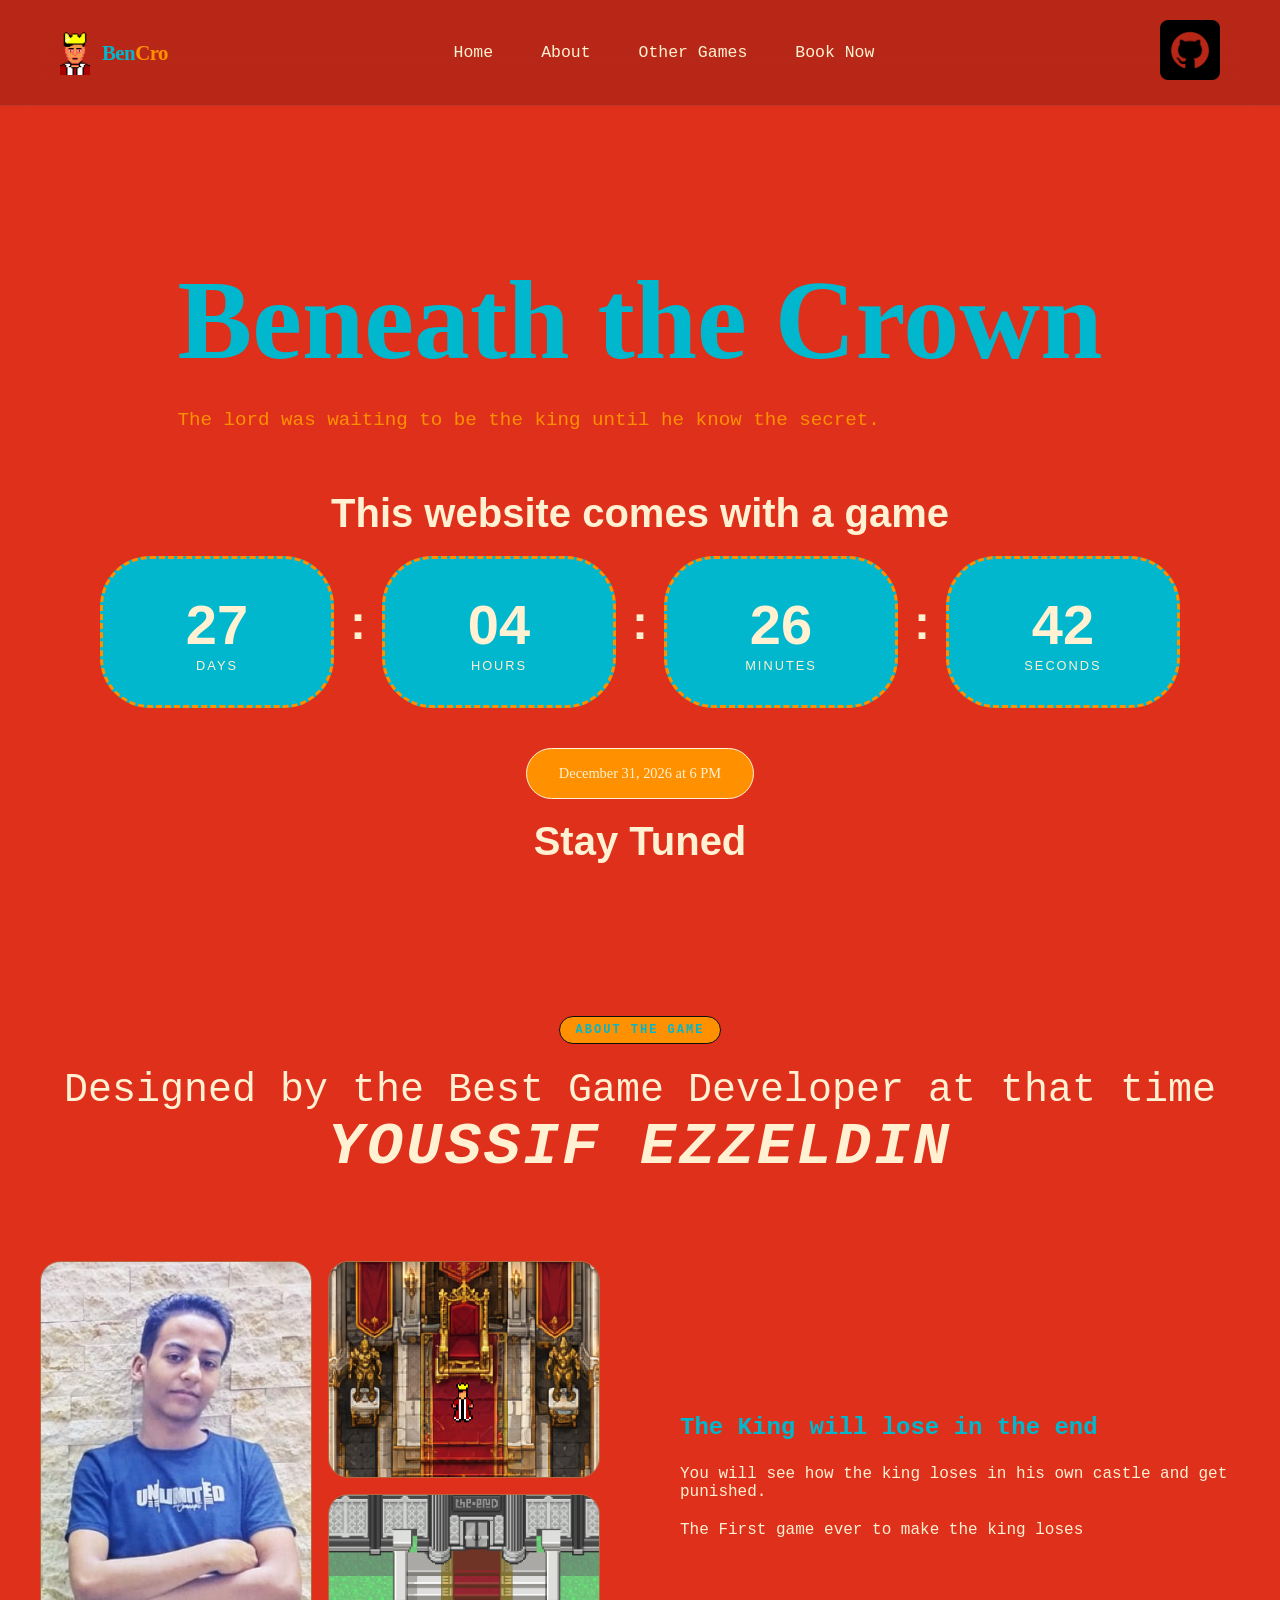
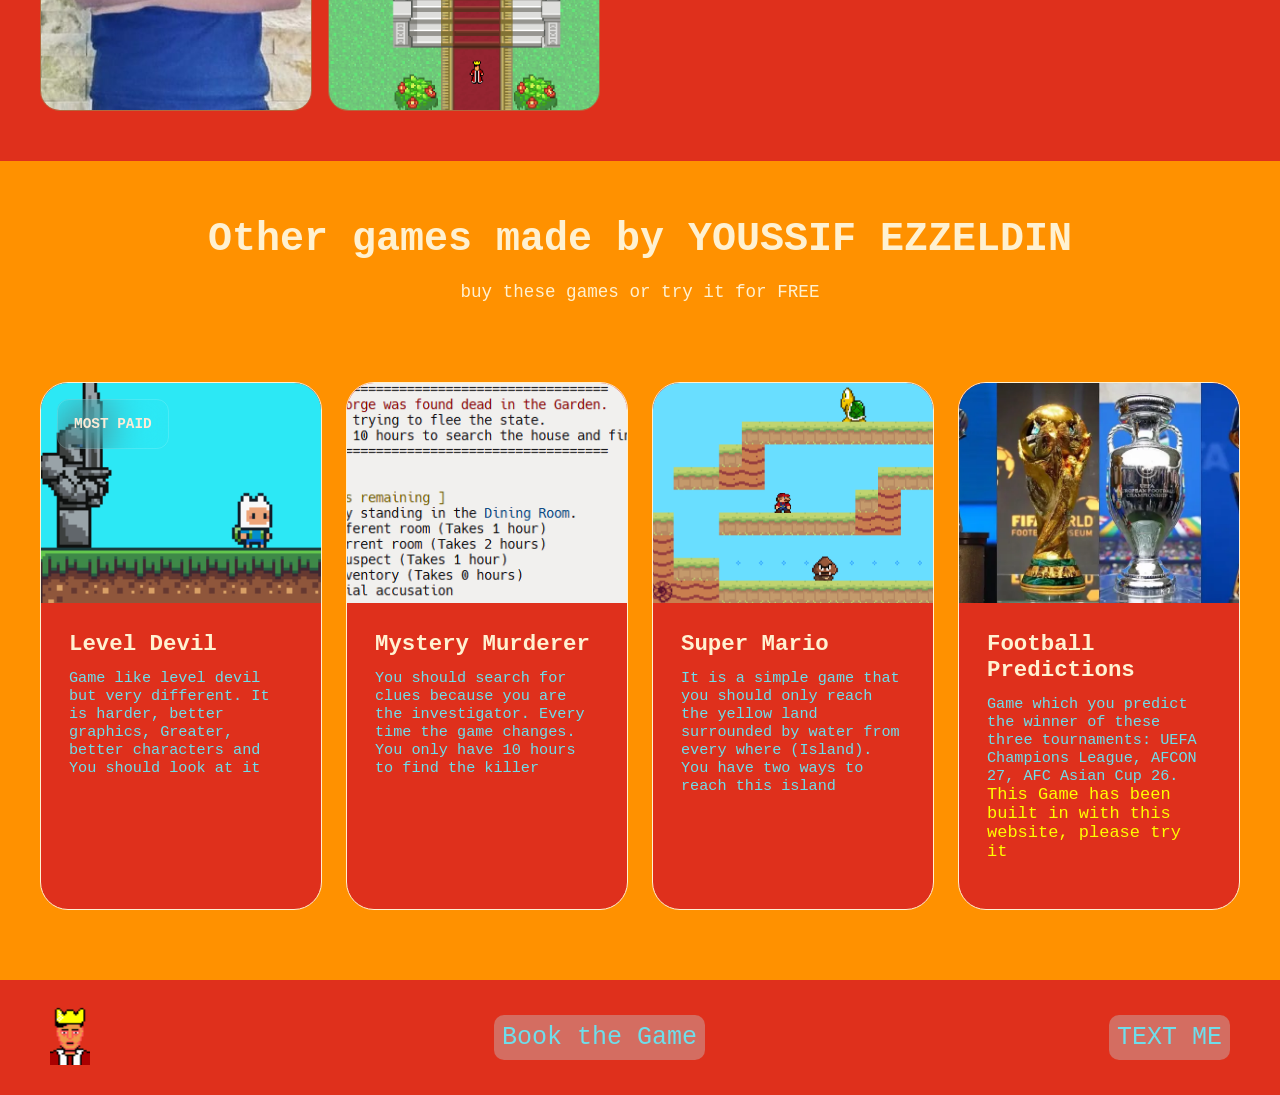
<file: index.html>
<!DOCTYPE html>
<html lang="en">

<head>
    <meta charset="UTF-8">
    <meta name="viewport" content="width=device-width, initial-scale=1.0">
    <title>BenCro</title>
    <link rel="icon" type="imge/png" href="Avatar.png">
    <link rel="stylesheet" href="style.css">
    <script src="script.js" defer></script>
</head>

<body>

    <header id="header">
        <a href="#home" class="log"><img src="images/Avatar.png" alt="King" class="logo"><span
                class="logo-text">Ben<span>Cro</span></span></a>
        <nav>
            <a href="#home">Home</a>
            <a href="#About">About</a>
            <a href="#Other">Other Games</a>
            <a
                href="https://docs.google.com/forms/d/e/1FAIpQLSfoVKwUWPPZ2cnDsXxpRrTT8OfNi8QNRFz0mzw1q0PbjABzCQ/viewform?usp=publish-editor" target="_blank">Book
                Now</a>
        </nav>
        <a href="https://github.com/Youssif-Ezzeldin-225/BenCro" target="_blank"><img src="images/github.png"
                style="height: 60px; width: 60px;"></a>
    </header>

    <section class="home" id="home">
        <div>
            <h1>Beneath the Crown</h1>
            <p>The lord was waiting to be the king until he know the secret.</p>
        </div>
        <h6 class="cou-col" style="font-size:40px;">This website comes with a game</h6>
        
        <div id="countdown" class="countdown">
            <div class="time"><span id="days" class="cou-num">00</span>
                <div class="labels">Days</div>
            </div>
            <span class="cou-col">:</span>
            <div class="time"><span id="hours" class="cou-num">00</span>
                <div class="labels">Hours</div>
            </div>
            <span class="cou-col">:</span>
            <div class="time"><span id="minutes" class="cou-num">00</span>
                <div class="labels">Minutes</div>
            </div>
            <span class="cou-col">:</span>
            <div class="time"><span id="seconds" class="cou-num">00</span>
                <div class="labels">Seconds</div>
            </div>
        </div>
        <div class="date">December 31, 2026 at 6 PM</div>
        <div class="cou-col" style="margin-bottom: -30px; margin-top: 20px; font-size: 40px;">Stay Tuned</div>
    </section>
    <section id="About" class="About">
        <div class="sec-head">
            <div class="oval">About the Game</div>
            <div class="abo-sen">Designed by the Best Game Developer at that time <br>
                <h1 style="letter-spacing: 3px;"><em>YOUSSIF EZZELDIN</em></h1>
            </div>
        </div>
        <div class="abo">
            <div class="abo-images">
                <div class="abo-one-img img1"><img src="images/leader.jpg" alt="YOUSSIF EZZELDIN"></div>
                <div class="abo-one-img img2"><img src="images/King.png" alt="the king in the game"></div>
                <div class="abo-one-img img2"><img src="images/bencro2.png" alt="the castle of the king"></div>
            </div>
            <div class="abo-con">
                <h3>The King will <span>lose</span> in the end</h3>
                <p>You will see how the king loses in his own castle and get punished.</p>
                <p>The First game ever to make the king loses</p>
            </div>
        </div>
    </section>
    <section id="Other" class="Other">
        <div class="sec-head">
            <h2 class="abo-sen">Other games made by YOUSSIF EZZELDIN</h2>
            <p style="font-size: 1.1rem; margin: 20px auto 0;">buy these games or try it for FREE </p>
        </div>
        <div class="oth-cards">
            <div class="oth-card">
                <a href="https://github.com/Youssif-Ezzeldin-225/Level-Devil" style="text-decoration: none;">
                    <div class="oth-img">
                        <img src="images/level-devil 12.png" alt="Level Devil Game made by youssif ezzeldin">
                        <div class="oth-top">
                            Most Paid
                        </div>
                    </div>
                    <div class="oth-con">
                        <h3>Level Devil</h3>
                        <p>Game like level devil but very different. It is harder, better graphics, Greater, better
                            characters
                            and You should look at it</p>
                    </div>
                </a>
            </div>
            <div class="oth-card">
                <a href="https://github.com/Youssif-Ezzeldin-225/Mystery-Murderer" style="text-decoration: none;">
                    <div class="oth-img">
                        <img src="images/mystery.png" alt="Mystery Murderer Game made by youssif ezzeldin">
                    </div>
                    <div class="oth-con">
                        <h3>Mystery Murderer</h3>
                        <p>You should search for clues because you are the investigator. Every time the game changes.
                            You
                            only
                            have 10 hours to find the killer</p>
                    </div>
                </a>
            </div>
            <div class="oth-card">
                <a href="https://github.com/Youssif-Ezzeldin-225/Super-Mario" style="text-decoration: none;">
                    <div class="oth-img">
                        <img src="images/Super Mario.png" alt="Super Mario Game made by youssif ezzeldin">
                    </div>
                    <div class="oth-con">
                        <h3>Super Mario</h3>
                        <p>
                            It is a simple game that you should only reach the yellow land surrounded by water from
                            every
                            where
                            (Island). You have two ways to reach this island
                        </p>
                    </div>
                </a>
            </div>
            <div class="oth-card">
                <a href="homepage.html" style="text-decoration: none;">
                    <div class="oth-img">
                        <img src="images/tournamets.webp" alt="football tournaments">
                    </div>
                    <div class="oth-con">
                        <h3>Football Predictions</h3>
                        <p>
                            Game which you predict the winner of these three tournaments: UEFA Champions League, AFCON 27, AFC Asian Cup 26.<br><span style="color:yellow; font-size: 17px;">This Game has been built in with this website, please try it</span>
                        </p>
                    </div>
                </a>
            </div>
        </div>
    </section>

    <footer>
        <a href="#home"><img src="images/Avatar.png" alt="The king"></a>
        <a href="https://docs.google.com/forms/d/e/1FAIpQLSfoVKwUWPPZ2cnDsXxpRrTT8OfNi8QNRFz0mzw1q0PbjABzCQ/viewform?usp=publish-editor" target="_blank" class="foot-a">Book the Game</a>
        <a href="mailto:youssifezzeldin225@://gmail.com." class="foot-a">TEXT ME</a>
    </footer>
</body>
</html>
</file>
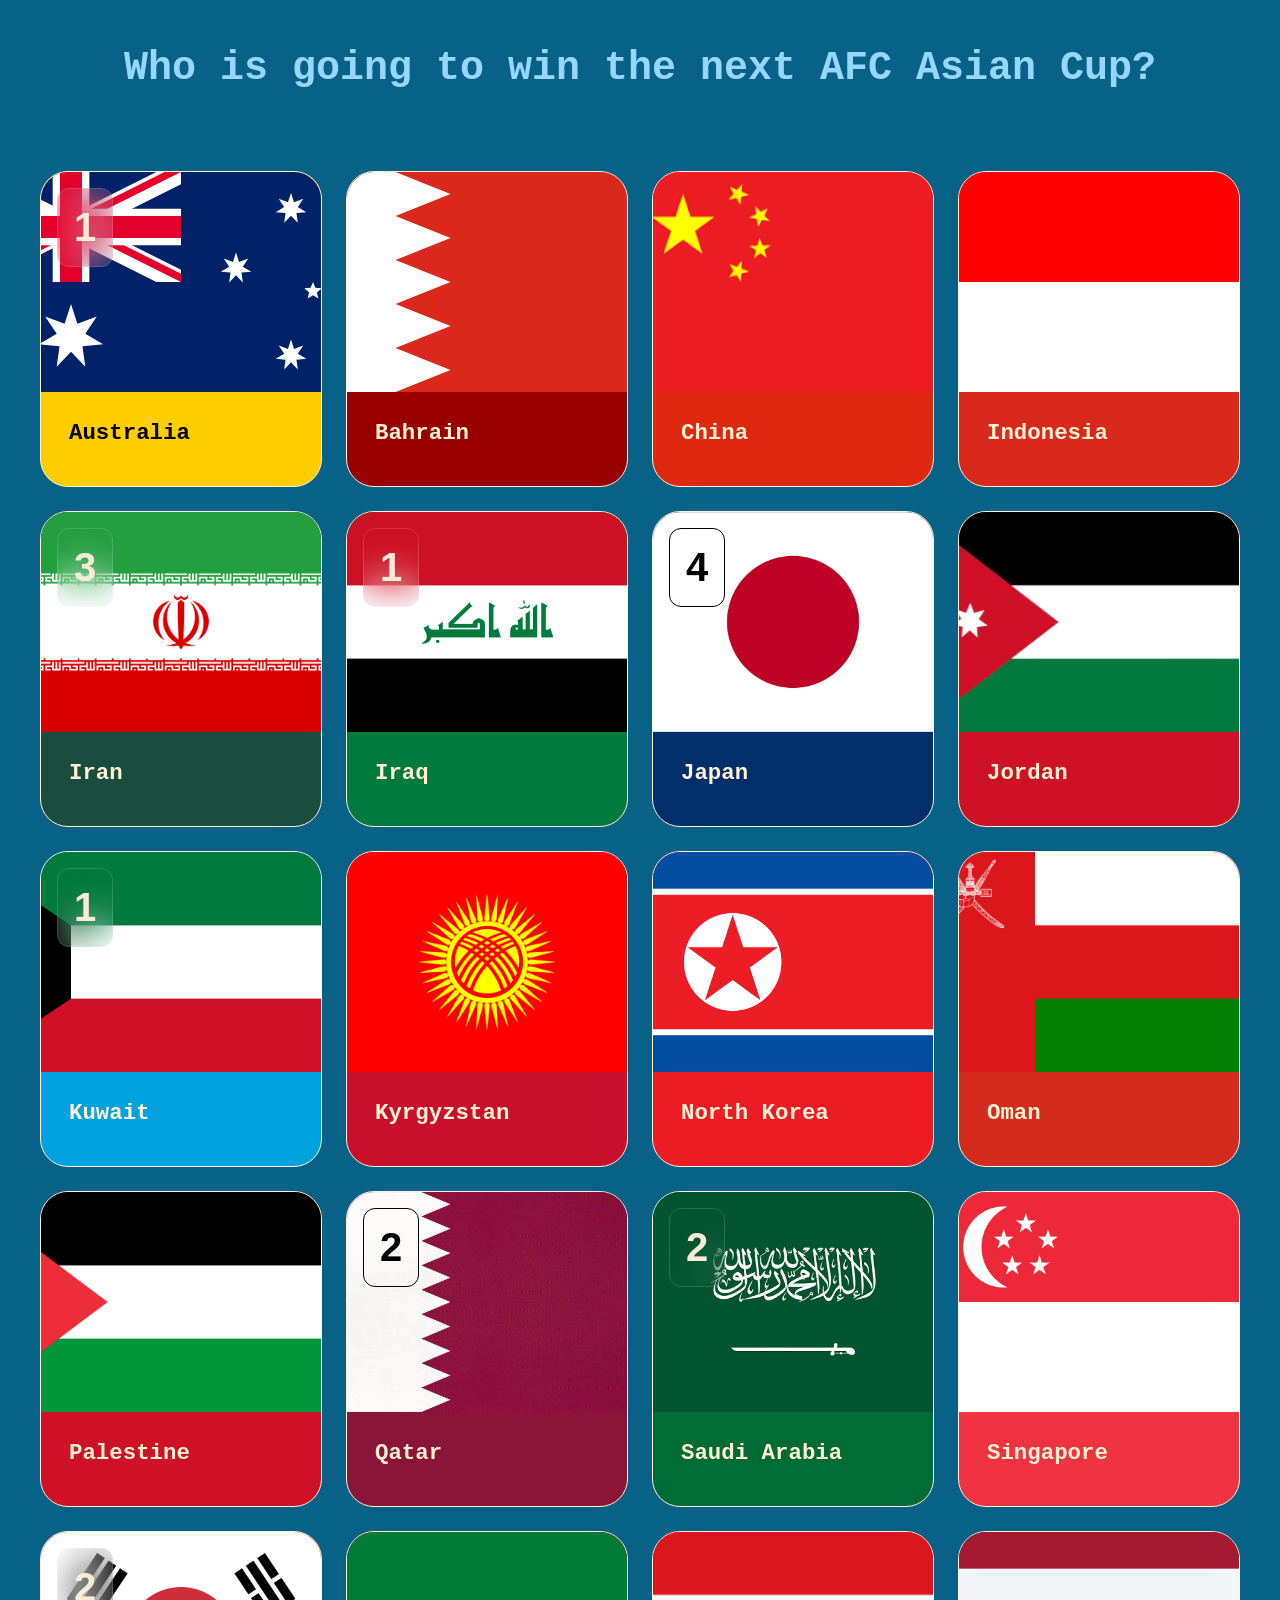
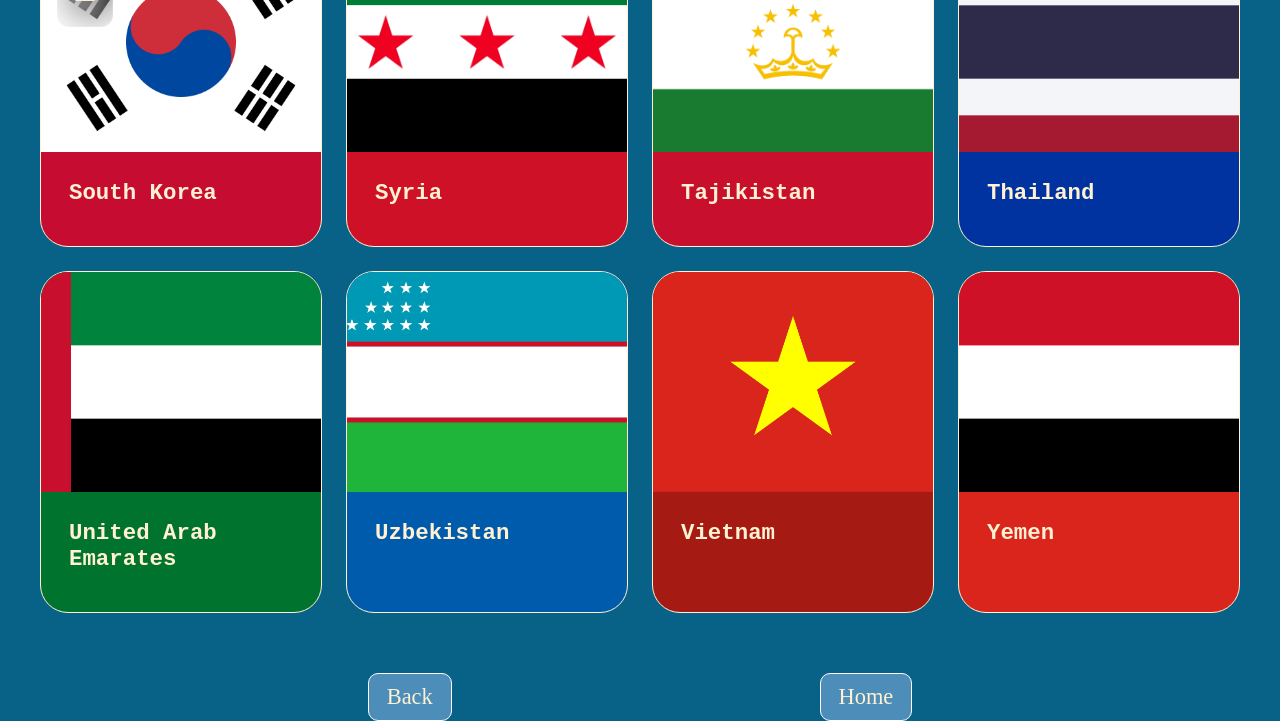
<file: AFC Asian Cup.html>
<!DOCTYPE html>
<html lang="en">
<head>
    <meta charset="UTF-8">
    <meta name="viewport" content="width=device-width, initial-scale=1.0">
    <title>AFC Asian Cup</title>
    <link rel="stylesheet" href="style.css">
    <style>
        body{
            background-color: #086288;
        }
        .Next:hover{
            color: #FFEFC4;
        }
    </style>
</head>
<body>
    <div class="sec-head">
        <h2 class="abo-sen" style="color: #97D7FF;">Who is going to win the next AFC Asian Cup?</h2>
    </div>
    <section class="oth-cards" style="grid-template-columns: repeat(4, 8fr);">
        <div class="oth-card" style="background-color: #FFCD00;">
            <a href="#">
                <div class="oth-img">
                    <img src="images/Australia.svg" alt="Australia">
                    <div class="oth-top" style="font-family: Impact, Haettenschweiler, 'Arial Narrow Bold', sans-serif; font-size: 2.5rem;">1</div>
                </div>
                <div class="oth-con">
                    <h3 style="color: black;">Australia</h3>
                </div>
            </a>
        </div>
        <div class="oth-card" style="background-color: #990000;">
            <a href="#">
                <div class="oth-img">
                    <img src="images/Bahrain.svg" alt="Bahrain">
                </div>
                <div class="oth-con">
                    <h3>Bahrain</h3>
                </div>
            </a>
        </div>
        <div class="oth-card" style="background-color: #DE2910;">
            <a href="#">
                <div class="oth-img">
                    <img src="images/china.png" alt="China">
                </div>
                <div class="oth-con">
                    <h3>China</h3>
                     
                </div>
            </a>
        </div>
        <div class="oth-card" style="background-color: #DA291C;">
            <a href="#">
                <div class="oth-img">
                    <img src="images/Indonesia.webp" alt="Indonesia">
                </div>
                <div class="oth-con">
                    <h3>Indonesia</h3>
                     
                </div>
            </a>
        </div>
        <div class="oth-card" style="background-color: #1B4D3E;">
            <a href="#">
                <div class="oth-img">
                    <img src="images/Iran.webp" alt="Iran">
                    <div class="oth-top" style="font-family: Impact, Haettenschweiler, 'Arial Narrow Bold', sans-serif; font-size: 2.5rem;">3</div>
                </div>
                <div class="oth-con">
                    <h3>Iran</h3>
                     
                </div>
            </a>
        </div>

        <div class="oth-card" style="background-color: #007A3D;">
            <a href="#">
                <div class="oth-img">
                    <img src="images/Iraq.webp" alt="Iraq">
                    <div class="oth-top" style="font-family: Impact, Haettenschweiler, 'Arial Narrow Bold', sans-serif; font-size: 2.5rem;">1</div>
                </div>
                <div class="oth-con">
                    <h3>Iraq</h3>
                     
                </div>
            </a>
        </div>
        <div class="oth-card" style="background-color: #002F6C;">
            <a href="#">
                <div class="oth-img">
                    <img src="images/Japan.webp" alt="Japan">
                    <div class="oth-top" style="font-family: Impact, Haettenschweiler, 'Arial Narrow Bold', sans-serif; font-size: 2.5rem; color: black; border-color: black;">4</div>
                </div>
                <div class="oth-con">
                    <h3>Japan</h3>
                     
                </div>
            </a>
        </div>
        <div class="oth-card" style="background-color: #CE1126;">
            <a href="#">
                <div class="oth-img">
                    <img src="images/Jordan.avif" alt="Jordan">
                </div>
                <div class="oth-con">
                    <h3>Jordan</h3>
                     
                </div>
            </a>
        </div>

        <div class="oth-card" style="background-color: #00A3E0;">
            <a href="#">
                <div class="oth-img">
                    <img src="images/Kuwait.webp" alt="Kuwait">
                    <div class="oth-top" style="font-family: Impact, Haettenschweiler, 'Arial Narrow Bold', sans-serif; font-size: 2.5rem;">1</div>
                </div>
                <div class="oth-con">
                    <h3>Kuwait</h3>
                     
                </div>
            </a>
        </div>
        <div class="oth-card" style="background-color: #C8102E;">
            <a href="#">
                <div class="oth-img">
                    <img src="images/Kyrgyzstan.webp" alt="Kyrgyzstan">
                </div>
                <div class="oth-con">
                    <h3>Kyrgyzstan</h3>
                     
                </div>
            </a>
        </div>
        <div class="oth-card" style="background-color: #ED1C24;">
            <a href="#">
                <div class="oth-img">
                    <img src="images/North Korea.webp" alt="North Korea">
                </div>
                <div class="oth-con">
                    <h3>North Korea</h3>
                     
                </div>
            </a>
        </div>
        <div class="oth-card" style="background-color: #D52B1E;">
            <a href="#">
                <div class="oth-img">
                    <img src="images/Oman.webp" alt="Oman">
                </div>
                <div class="oth-con">
                    <h3>Oman</h3>
                     
                </div>
            </a>
        </div>
        <div class="oth-card" style="background-color: #CE1126;">
            <a href="index.html">
                <div class="oth-img">
                    <img src="images/Palestine.webp" alt="palestine">
                </div>
                <div class="oth-con">
                    <h3>Palestine</h3>
                     
                </div>
            </a>
        </div>
        <div class="oth-card" style="background-color: #8A1538;">
            <a href="#">
                <div class="oth-img">
                    <img src="images/Qatar.jpg" alt="Qatar">
                    <div class="oth-top" style="font-family: Impact, Haettenschweiler, 'Arial Narrow Bold', sans-serif; font-size: 2.5rem; color: black; border-color: black;">2</div>
                </div>
                <div class="oth-con">
                    <h3>Qatar</h3>
                    
                </div>
            </a>
        </div>
        <div class="oth-card" style="background-color: #006C35;">
            <a href="#">
                <div class="oth-img">
                    <img src="images/Saudi Arabia.png" alt="Saudi Arabia">
                    <div class="oth-top" style="font-family: Impact, Haettenschweiler, 'Arial Narrow Bold', sans-serif; font-size: 2.5rem;">2</div>
                </div>
                <div class="oth-con">
                    <h3>Saudi Arabia</h3>
                     
                </div>
            </a>
        </div>
        <div class="oth-card" style="background-color: #EF3340">
            <a href="#">
                <div class="oth-img">
                    <img src="images/Singapore.webp" alt="Singapore">
                </div>
                <div class="oth-con">
                    <h3>Singapore</h3>
                     
                </div>
            </a>
        </div>
        <div class="oth-card" style="background-color: #C60C30">
            <a href="#">
                <div class="oth-img">
                    <img src="images/South Korea.webp" alt="South Korea">
                    <div class="oth-top" style="font-family: Impact, Haettenschweiler, 'Arial Narrow Bold', sans-serif; font-size: 2.5rem;">2</div>
                </div>
                <div class="oth-con">
                    <h3>South Korea</h3>
                     
                </div>
            </a>
        </div>
        <div class="oth-card" style="background-color: #CE1126;">
            <a href="#">
                <div class="oth-img">
                    <img src="images/Syria.webp" alt="Syria">
                    
                </div>
                <div class="oth-con">
                    <h3>Syria</h3>
                    
                </div>
            </a>
        </div>
        <div class="oth-card" style="background-color: #C8102E;">
            <a href="#">
                <div class="oth-img">
                    <img src="images/Tajikistan.webp" alt="Tajikistan">
                </div>
                <div class="oth-con">
                    <h3>Tajikistan</h3>
                     
                </div>
            </a>
        </div>
        <div class="oth-card" style="background-color: #0033A0">
            <a href="#">
                <div class="oth-img">
                    <img src="images/Thailand.svg" alt="Thailand">
                    
                </div>
                <div class="oth-con">
                    <h3>Thailand</h3>
                     
                </div>
            </a>
        </div>
        <div class="oth-card" style="background-color: #00732F">
            <a href="#">
                <div class="oth-img">
                    <img src="images/United Arab Emirates.svg" alt="United Arab Emarates">
                    
                </div>
                <div class="oth-con">
                    <h3>United Arab Emarates</h3>
                    
                </div>
            </a>
        </div>
        <div class="oth-card" style="background-color: #005BAC">
            <a href="#">
                <div class="oth-img">
                    <img src="images/Uzbekistan.webp" alt="Uzbekistan">
                </div>
                <div class="oth-con">
                    <h3>Uzbekistan</h3>
                    
                </div>
            </a>
        </div>
        <div class="oth-card" style="background-color: #a51a13">
            <a href="#">
                <div class="oth-img">
                    <img src="images/Vietnam.webp" alt="Vietnam">
                    
                </div>
                <div class="oth-con">
                    <h3>Vietnam</h3>
                     
                </div>
            </a>
        </div>
        <div class="oth-card" style="background-color: #DA251D"> 
            <a href="#">
                <div class="oth-img">
                    <img src="images/Yemen.webp" alt="Yemen">
                    
                </div>
                <div class="oth-con">
                    <h3>Yemen</h3>
                     
                </div>
            </a>
        </div>
    </section>
    <div style="display: flex; justify-content: space-evenly; align-items: center;">
        <a href="AFCON.html" class="Next" style="background-color: #4D8DBA; border-color: white;">Back</a>
        <a href="index.html" class="Next" style="background-color: #4D8DBA; border-color: white;">Home</a>
    </div>
</body>
</html>
</file>
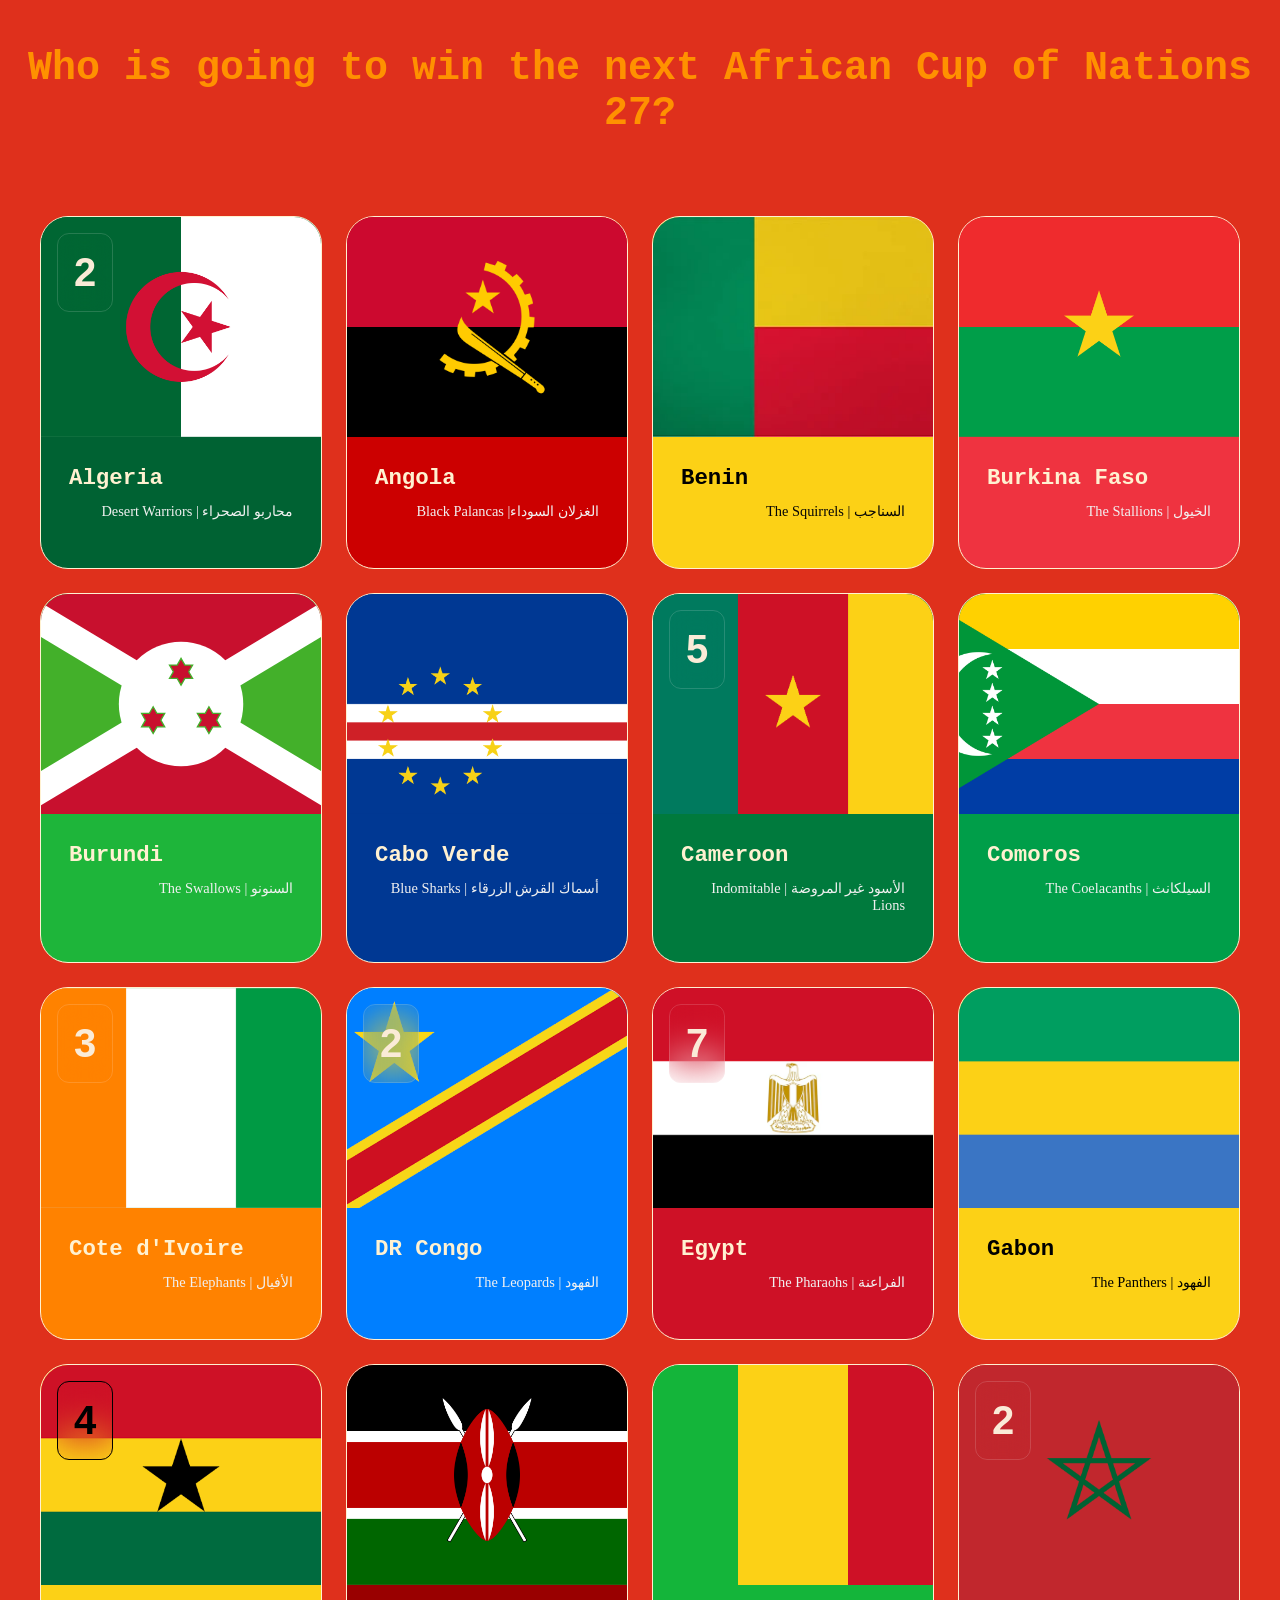
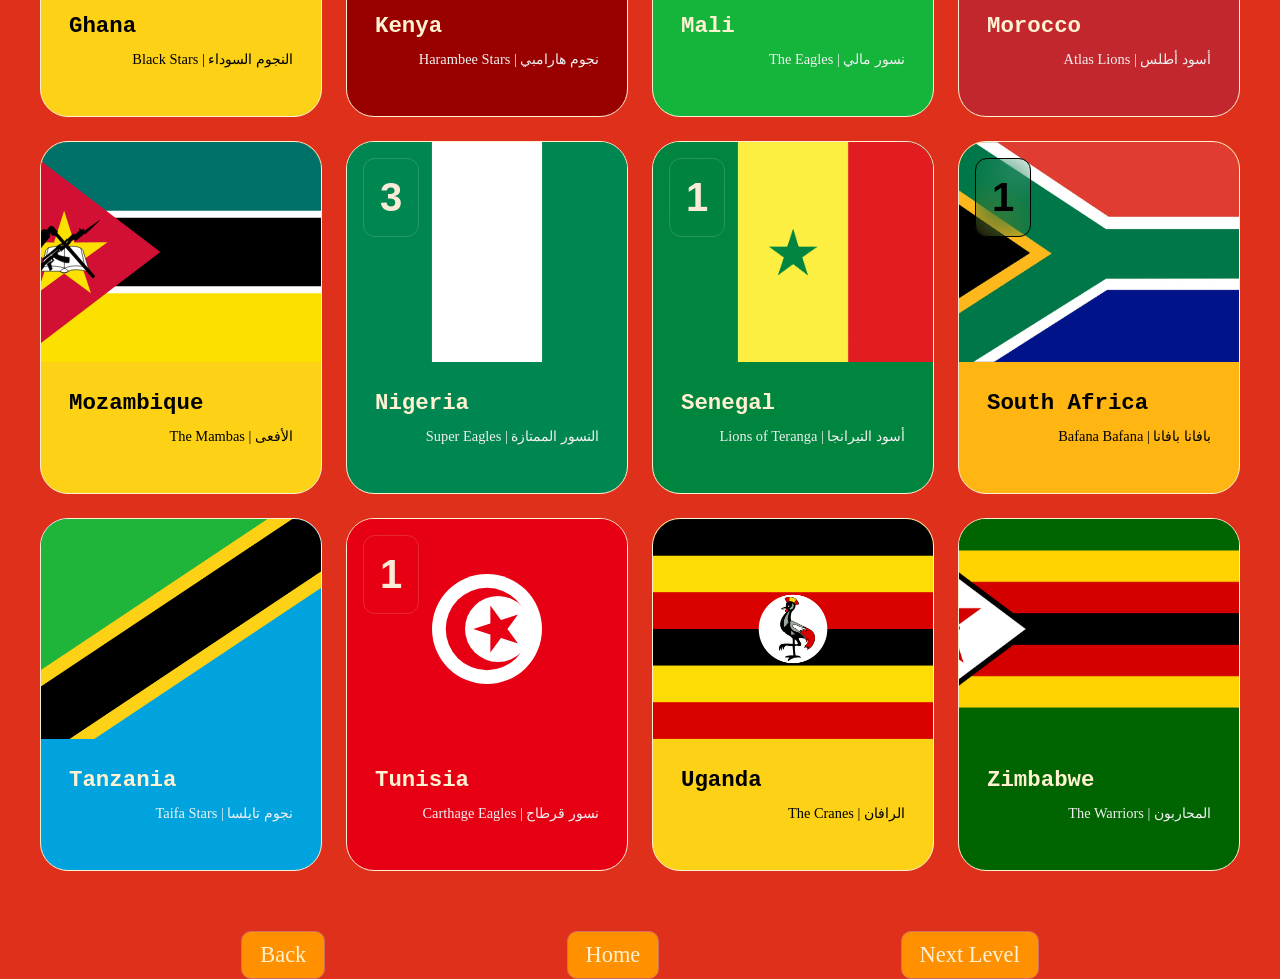
<file: AFCON.html>
<!DOCTYPE html>
<html lang="en">
<head>
    <meta charset="UTF-8">
    <meta name="viewport" content="width=device-width, initial-scale=1.0">
    <title>AFCON 27</title>
    <link rel="stylesheet" href="style.css">
</head>
<body>
    <div class="sec-head">
        <h2 class="abo-sen" style="color: #FF9100;">Who is going to win the next African Cup of Nations 27?</h2>
    </div>
    <section class="oth-cards" style="grid-template-columns: repeat(4, 8fr);">
        <div class="oth-card" style="background-color: #006233;">
            <a href="#">
                <div class="oth-img">
                    <img src="images/algeia.webp" alt="Algeria">
                    <div class="oth-top" style="font-family: Impact, Haettenschweiler, 'Arial Narrow Bold', sans-serif; font-size: 2.5rem;">2</div>
                </div>
                <div class="oth-con">
                    <h3>Algeria</h3>
                    <p dir="rtl" style="font-size: 0.9rem; color: #f1f1f1; margin-top: 4px; font-family: dubai;">محاربو الصحراء | Desert Warriors</p>
                </div>
            </a>
        </div>
        <div class="oth-card" style="background-color: #CC0000;">
            <a href="#">
                <div class="oth-img">
                    <img src="images/angola.webp" alt="Angola">
                </div>
                <div class="oth-con">
                    <h3>Angola</h3>
                    <p dir="rtl" style="font-size: 0.9rem; color: #f1f1f1; margin-top: 4px; font-family: dubai;">الغزلان السوداء| Black Palancas</p>
                </div>
            </a>
        </div>
        <div class="oth-card" style="background-color: #FCD116;">
            <a href="#">
                <div class="oth-img">
                    <img src="images/benin.webp" alt="Benin">
                </div>
                <div class="oth-con">
                    <h3 style="color: black;">Benin</h3>
                    <p dir="rtl" style="font-size: 0.9rem; color: #070707; margin-top: 4px; font-family: dubai;">السناجب | The Squirrels</p>
                     
                </div>
            </a>
        </div>
        <div class="oth-card" style="background-color: #EF3340;">
            <a href="#">
                <div class="oth-img">
                    <img src="images/burkina fso.webp" alt="Burkina Faso">
                </div>
                <div class="oth-con">
                    <h3>Burkina Faso</h3>
                     <p dir="rtl" style="font-size: 0.9rem; color: #f1f1f1; margin-top: 4px; font-family: dubai;">الخيول | The Stallions</p>
                </div>
            </a>
        </div>
        <div class="oth-card" style="background-color: #1EB53A;">
            <a href="#">
                <div class="oth-img">
                    <img src="images/burundi.svg" alt="Burundi">
                </div>
                <div class="oth-con">
                    <h3>Burundi</h3>
                     <p dir="rtl" style="font-size: 0.9rem; color: #f1f1f1; margin-top: 4px; font-family: dubai;">السنونو | The Swallows</p>
                </div>
            </a>
        </div>

        <div class="oth-card" style="background-color: #003893;">
            <a href="#">
                <div class="oth-img">
                    <img src="images/cabo verde.webp" alt="Cabo Verde">
                </div>
                <div class="oth-con">
                    <h3>Cabo Verde</h3>
                    <p dir="rtl" style="font-size: 0.9rem; color: #f1f1f1; margin-top: 4px; font-family: dubai;">أسماك القرش الزرقاء | Blue Sharks</p>
                     
                </div>
            </a>
        </div>
        <div class="oth-card" style="background-color: #007A3D;">
            <a href="#">
                <div class="oth-img">
                    <img src="images/cameroon.webp" alt="Cameroon">
                    <div class="oth-top" style="font-family: Impact, Haettenschweiler, 'Arial Narrow Bold', sans-serif; font-size: 2.5rem;">5</div>
                </div>
                <div class="oth-con">
                    <h3>Cameroon</h3>
                     <p dir="rtl" style="font-size: 0.9rem; color: #f1f1f1; margin-top: 4px; font-family: dubai;">الأسود غير المروضة | Indomitable Lions</p>
                </div>
            </a>
        </div>
        <div class="oth-card" style="background-color: #009E49;">
            <a href="#">
                <div class="oth-img">
                    <img src="images/comoros.webp" alt="Comoros">
                </div>
                <div class="oth-con">
                    <h3>Comoros</h3>
                     <p dir="rtl" style="font-size: 0.9rem; color: #f1f1f1; margin-top: 4px; font-family: dubai;">السيلكانث | The Coelacanths</p>
                </div>
            </a>
        </div>

        <div class="oth-card" style="background-color: #FF8200;">
            <a href="#">
                <div class="oth-img">
                    <img src="images/cote.png" alt="Cote d'Ivoire">
                    <div class="oth-top" style="font-family: Impact, Haettenschweiler, 'Arial Narrow Bold', sans-serif; font-size: 2.5rem;">3</div>
                </div>
                <div class="oth-con">
                    <h3>Cote d'Ivoire</h3>
                     <p dir="rtl" style="font-size: 0.9rem; color: #f1f1f1; margin-top: 4px; font-family: dubai;">الأفيال | The Elephants</p>
                </div>
            </a>
        </div>
        <div class="oth-card" style="background-color: #007FFF;">
            <a href="#">
                <div class="oth-img">
                    <img src="images/dr congo.png" alt="DR Congo">
                    <div class="oth-top" style="font-family: Impact, Haettenschweiler, 'Arial Narrow Bold', sans-serif; font-size: 2.5rem;">2</div>
                </div>
                <div class="oth-con">
                    <h3>DR Congo</h3>
                     <p dir="rtl" style="font-size: 0.9rem; color: #f1f1f1; margin-top: 4px; font-family: dubai;">الفهود | The Leopards</p>
                </div>
            </a>
        </div>
        <div class="oth-card" style="background-color: #CE1126;">
            <a href="AFC Asian Cup.html">
                <div class="oth-img">
                    <img src="images/egypt.avif" alt="Egypt">
                    <div class="oth-top" style="font-family: Impact, Haettenschweiler, 'Arial Narrow Bold', sans-serif; font-size: 2.5rem;">7</div>
                </div>
                <div class="oth-con">
                    <h3>Egypt</h3>
                     <p dir="rtl" style="font-size: 0.9rem; color: #f1f1f1; margin-top: 4px; font-family: dubai;">الفراعنة | The Pharaohs</p>
                </div>
            </a>
        </div>
        <div class="oth-card" style="background-color: #FCD116;">
            <a href="#">
                <div class="oth-img">
                    <img src="images/gabon.webp" alt="Gabon">
                </div>
                <div class="oth-con">
                    <h3 style="color: black;">Gabon</h3>
                     <p dir="rtl" style="font-size: 0.9rem; color: #000000; margin-top: 4px; font-family: dubai;">الفهود | The Panthers</p>
                </div>
            </a>
        </div>
        <div class="oth-card" style="background-color: #FCD116;">
            <a href="#">
                <div class="oth-img">
                    <img src="images/ghana.png" alt="Ghana">
                    <div class="oth-top" style="font-family: Impact, Haettenschweiler, 'Arial Narrow Bold', sans-serif; font-size: 2.5rem; color: black; border-color: black;">4</div>
                </div>
                <div class="oth-con">
                    <h3 style="color: black;">Ghana</h3>
                     <p dir="rtl" style="font-size: 0.9rem; color: #000000; margin-top: 4px; font-family: dubai;">النجوم السوداء | Black Stars</p>
                </div>
            </a>
        </div>
        <div class="oth-card" style="background-color: #990000;">
            <a href="#">
                <div class="oth-img">
                    <img src="images/kenya.webp" alt="Kenya">
                </div>
                <div class="oth-con">
                    <h3>Kenya</h3>
                    <p dir="rtl" style="font-size: 0.9rem; color: #f1f1f1; margin-top: 4px; font-family: dubai;">نجوم هارامبي | Harambee Stars</p>
                    
                </div>
            </a>
        </div>
        <div class="oth-card" style="background-color: #14B53A;">
            <a href="#">
                <div class="oth-img">
                    <img src="images/mali.webp" alt="Mali">
                </div>
                <div class="oth-con">
                    <h3>Mali</h3>
                     <p dir="rtl" style="font-size: 0.9rem; color: #f1f1f1; margin-top: 4px; font-family: dubai;">نسور مالي | The Eagles</p>
                </div>
            </a>
        </div>
        <div class="oth-card" style="background-color: #C1272D">
            <a href="#">
                <div class="oth-img">
                    <img src="images/morocco.webp" alt="Morocco">
                    <div class="oth-top" style="font-family: Impact, Haettenschweiler, 'Arial Narrow Bold', sans-serif; font-size: 2.5rem;">2</div>
                </div>
                <div class="oth-con">
                    <h3>Morocco</h3>
                     <p dir="rtl" style="font-size: 0.9rem; color: #f1f1f1; margin-top: 4px; font-family: dubai;">أسود أطلس | Atlas Lions</p>
                </div>
            </a>
        </div>
        <div class="oth-card" style="background-color: #FCD116">
            <a href="#">
                <div class="oth-img">
                    <img src="images/Mozambique.svg" alt="Mozambique">
                </div>
                <div class="oth-con">
                    <h3 style="color: black;">Mozambique</h3>
                     <p dir="rtl" style="font-size: 0.9rem; color: #000000; margin-top: 4px; font-family: dubai;">الأفعى | The Mambas</p>
                </div>
            </a>
        </div>
        <div class="oth-card" style="background-color: #008751;">
            <a href="#">
                <div class="oth-img">
                    <img src="images/nigeria.webp" alt="Nigeria">
                    <div class="oth-top" style="font-family: Impact, Haettenschweiler, 'Arial Narrow Bold', sans-serif; font-size: 2.5rem;">3</div>
                </div>
                <div class="oth-con">
                    <h3>Nigeria</h3>
                    <p dir="rtl" style="font-size: 0.9rem; color: #f1f1f1; margin-top: 4px; font-family: dubai;">النسور الممتازة | Super Eagles</p>
                </div>
            </a>
        </div>
        <div class="oth-card" style="background-color: #00853F;">
            <a href="#">
                <div class="oth-img">
                    <img src="images/senegal.webp" alt="Senegal">
                    <div class="oth-top" style="font-family: Impact, Haettenschweiler, 'Arial Narrow Bold', sans-serif; font-size: 2.5rem;">1</div>
                </div>
                <div class="oth-con">
                    <h3>Senegal</h3>
                     <p dir="rtl" style="font-size: 0.9rem; color: #f1f1f1; margin-top: 4px; font-family: dubai;">أسود التيرانجا | Lions of Teranga</p>
                </div>
            </a>
        </div>
        <div class="oth-card" style="background-color: #FFB612">
            <a href="#">
                <div class="oth-img">
                    <img src="images/south africa.webp" alt="South Africa">
                    <div class="oth-top" style="font-family: Impact, Haettenschweiler, 'Arial Narrow Bold', sans-serif; font-size: 2.5rem; color: black; border-color: black;">1</div>
                </div>
                <div class="oth-con">
                    <h3 style="color: black;">South Africa</h3>
                     <p dir="rtl" style="font-size: 0.9rem; color: #000000; margin-top: 4px; font-family: dubai;">بافانا بافانا | Bafana Bafana</p>
                </div>
            </a>
        </div>
        <div class="oth-card" style="background-color: #00A3DD">
            <a href="#">
                <div class="oth-img">
                    <img src="images/tanzania.webp" alt="Tanzania">
                </div>
                <div class="oth-con">
                    <h3>Tanzania</h3>
                    <p dir="rtl" style="font-size: 0.9rem; color: #f1f1f1; margin-top: 4px; font-family: dubai;">نجوم تايلسا | Taifa Stars</p>
                </div>
            </a>
        </div>
        <div class="oth-card" style="background-color: #E70013">
            <a href="#">
                <div class="oth-img">
                    <img src="images/Tunisia.svg" alt="Tunisia">
                    <div class="oth-top" style="font-family: Impact, Haettenschweiler, 'Arial Narrow Bold', sans-serif; font-size: 2.5rem;">1</div>
                </div>
                <div class="oth-con">
                    <h3>Tunisia</h3>
                    <p dir="rtl" style="font-size: 0.9rem; color: #f1f1f1; margin-top: 4px; font-family: dubai;">نسور قرطاج | Carthage Eagles</p>
                </div>
            </a>
        </div>
        <div class="oth-card" style="background-color: #FCD116">
            <a href="#">
                <div class="oth-img">
                    <img src="images/Uganda.webp" alt="Uganda">
                </div>
                <div class="oth-con">
                    <h3 style="color: black;">Uganda</h3>
                     <p dir="rtl" style="font-size: 0.9rem; color: #000000; margin-top: 4px; font-family: dubai;">الرافان | The Cranes</p>
                </div>
            </a>
        </div>
        <div class="oth-card" style="background-color: #006400"> 
            <a href="#">
                <div class="oth-img">
                    <img src="images/Zimbabwe.webp" alt="Zimbabwe">
                </div>
                <div class="oth-con">
                    <h3>Zimbabwe</h3>
                     <p dir="rtl" style="font-size: 0.9rem; color: #f1f1f1; margin-top: 4px; font-family: dubai;">المحاربون | The Warriors</p>
                </div>
            </a>
        </div>
    </section>
    <div style="display: flex; justify-content: space-evenly; align-items: center;">
        <a href="uefaChampionsLeague.html" class="Next">Back</a>
        <a href="index.html" class="Next">Home</a>
        <a href="AFC Asian Cup.html" class="Next">Next Level</a>
    </div>
</body>
</html>
</file>
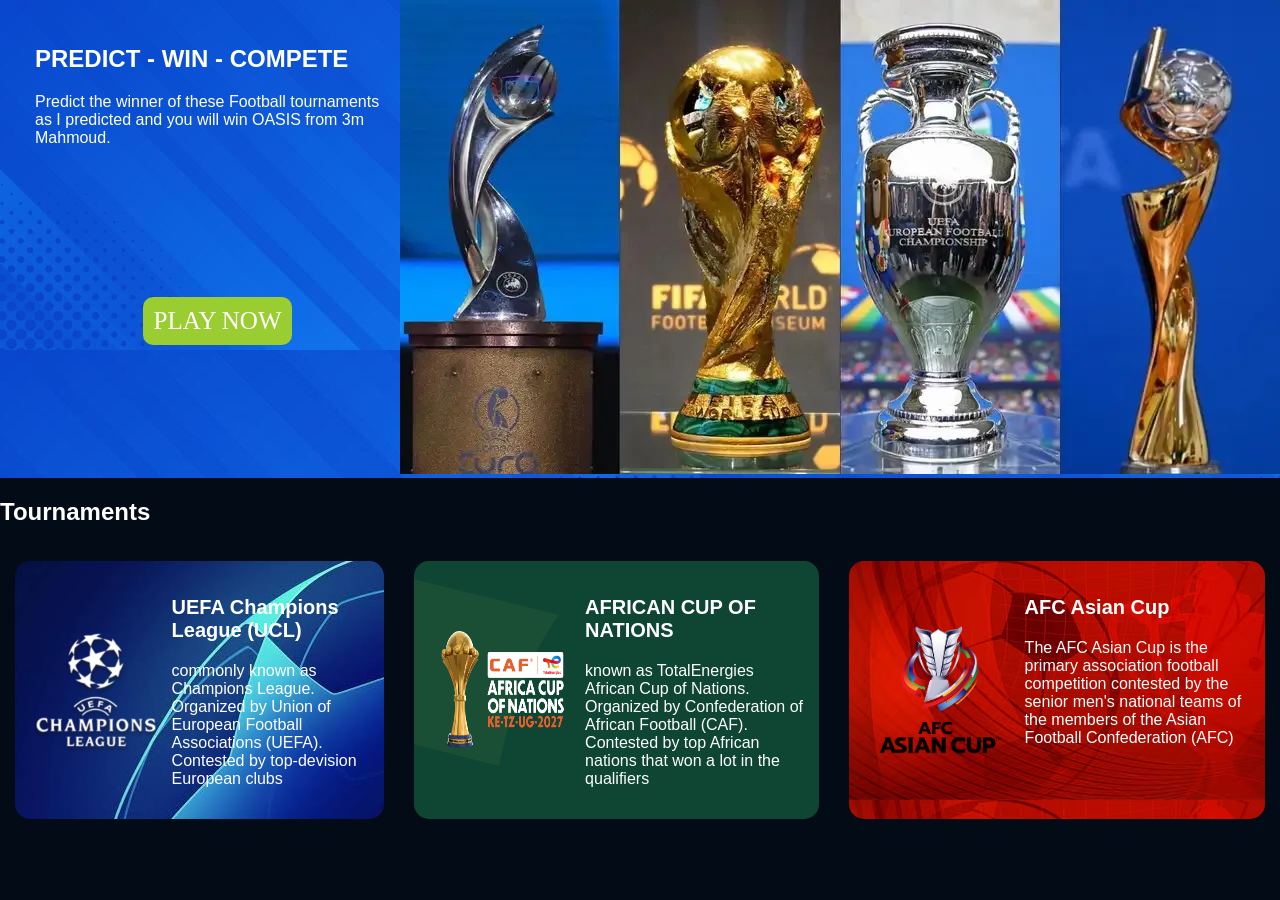
<file: homepage.html>
<!DOCTYPE html>
<html lang="en">

<head>
    <meta charset="UTF-8">
    <meta name="viewport" content="width=device-width, initial-scale=1.0">
    <title>Football Prediction</title>
    <link rel="stylesheet" href="predictor.css">
</head>

<body>
    <section class="home">
        <div style="padding-top: 25px;">
            <h1>PREDICT - WIN - COMPETE</h1>
            <p>Predict the winner of these Football tournaments as I predicted and you will win OASIS from 3m Mahmoud.
            </p>
            <div class="link-box">
                <a href="uefaChampionsLeague.html">PLAY NOW</a>
            </div>
        </div>
        <div>
            <img src="images/tournamets.webp" alt="Football tournaments">
        </div>
    </section>
    <section>
        <h2>Tournaments</h2>
        <div class="cards">
            <div class="card" style="background-image: url(images/uefa\ background.jpg);">
                <a href="uefaChampionsLeague.html" class="card">
                    <div class="img-container">
                        <img src="images/uefa logo.png" alt="UEFA Champions League">
                    </div>
                    <div style="width: 60%;">
                        <h3>UEFA Champions League (UCL)</h3>
                        <p>commonly known as Champions League. Organized by Union of European Football Associations
                            (UEFA). Contested by top-devision European clubs</p>
                    </div>
                </a>
            </div>
            <div class="card" style="background-image: url(images/afcon\ background.png);">
                <a href="AFCON.html" class="card">
                    <div class="img-container">
                        <img src="images/AFCON.png" alt="AFrican Cup of Nations">
                    </div>
                    <div style="width: 60%;">
                        <h3>AFRICAN CUP OF NATIONS</h3>
                        <p>known as TotalEnergies African Cup of Nations. Organized by Confederation of African Football
                            (CAF). Contested by top African nations that won a lot in the qualifiers</p>
                    </div>
                </a>
            </div>
            <div class="card" style="background-image: url(images/afc\ background.avif);">
                <a href="AFC Asian Cup.html" class="card">
                    <div class="img-container">
                        <img src="images/AFC_Asian_Cup.png" alt="AFC Asian Cup" style="width: auto;">
                    </div>
                    <div style="width: 60%;">
                        <h3>AFC Asian Cup</h3>
                        <p>The AFC Asian Cup is the primary association football competition contested by the senior
                            men's national teams of the members of the Asian Football Confederation (AFC)</p>
                    </div>
                </a>
            </div>
        </div>
    </section>
</body>

</html>
</file>
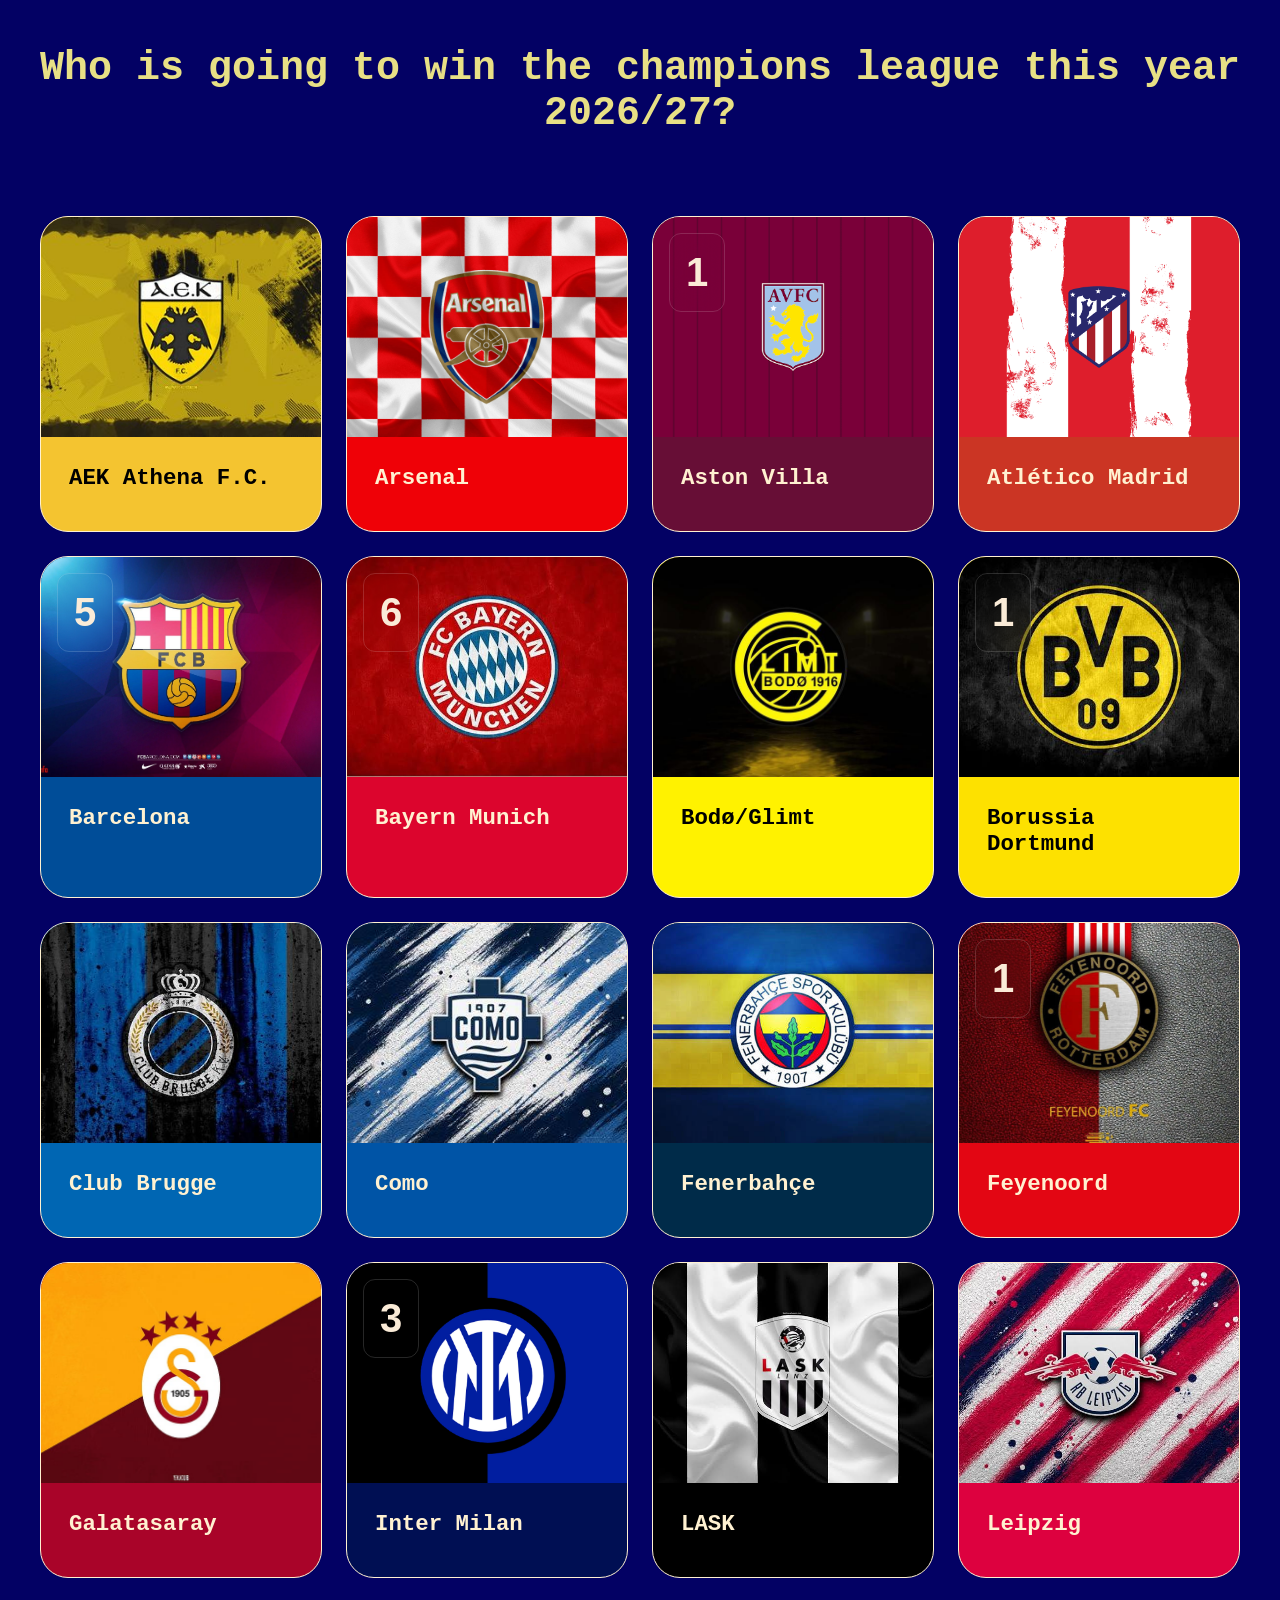
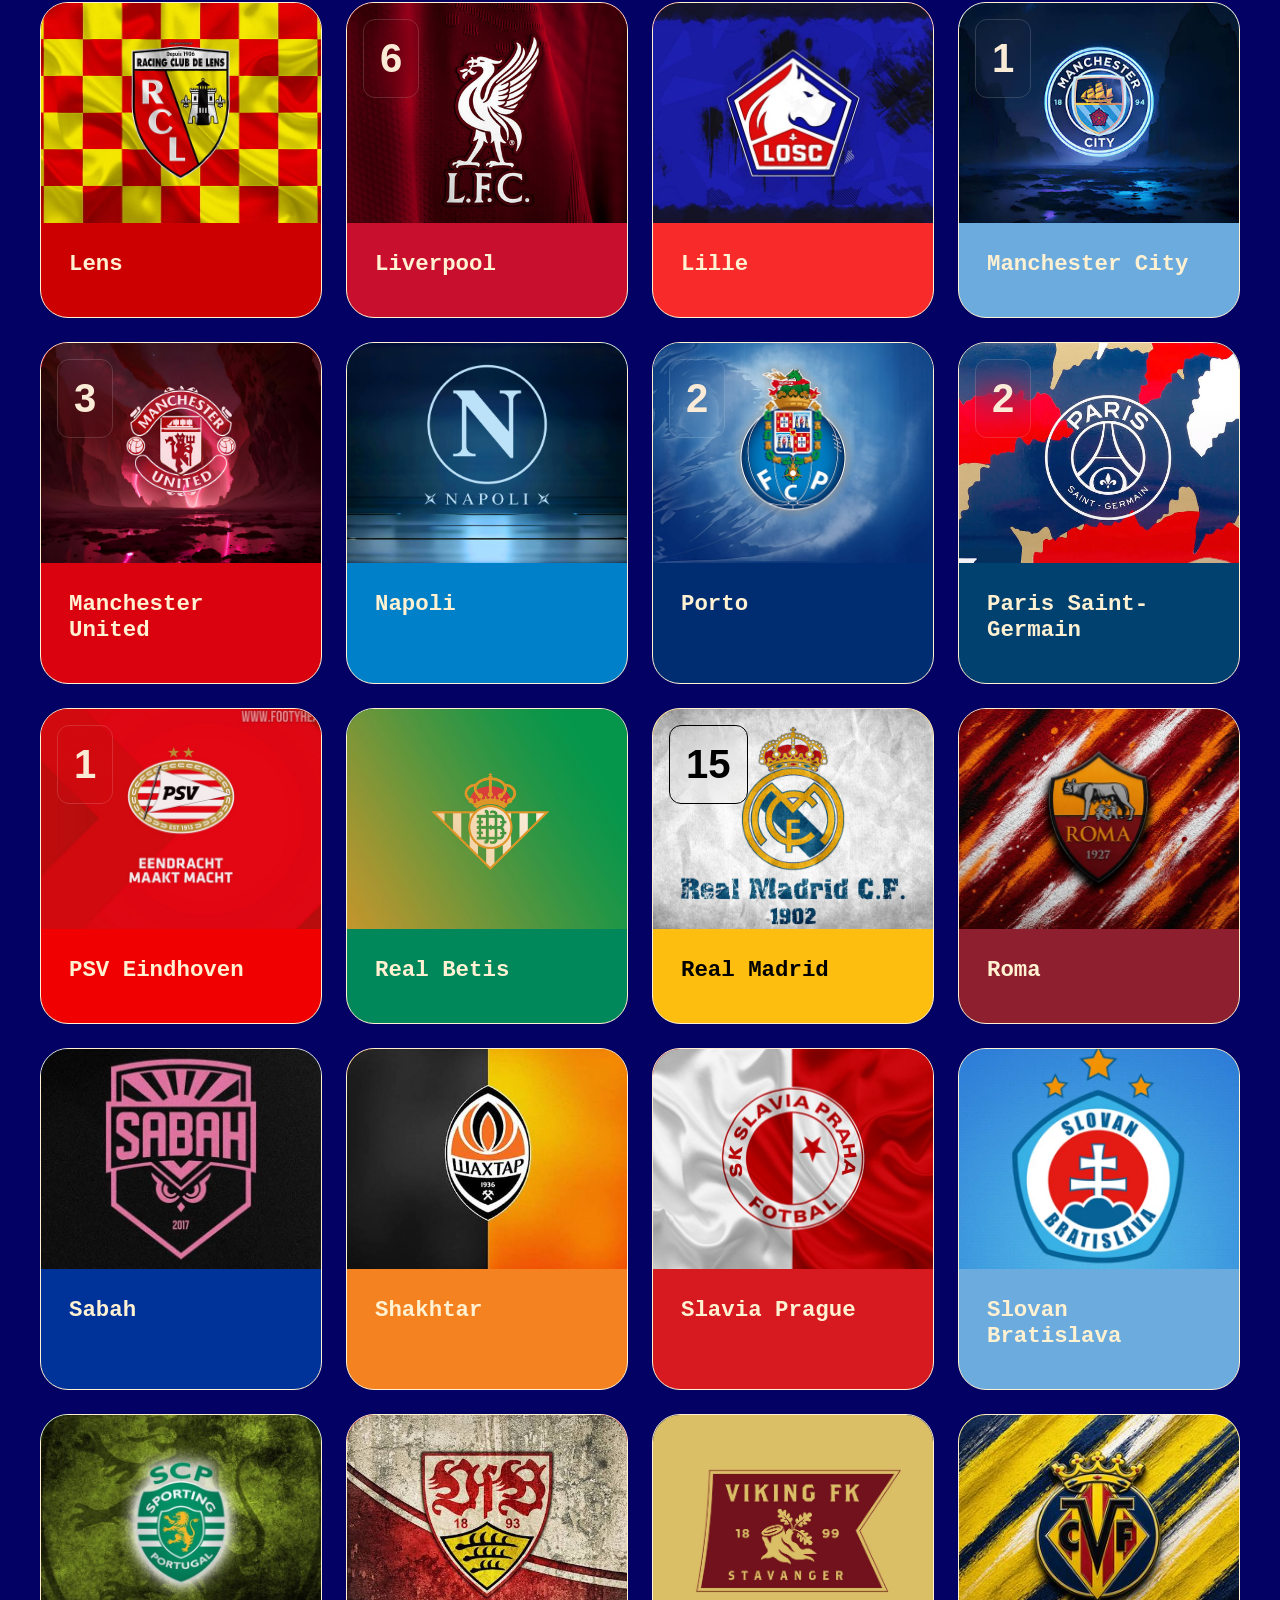
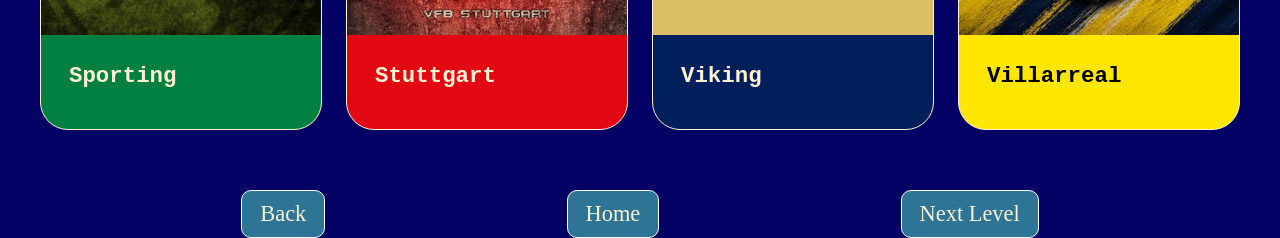
<file: uefaChampionsLeague.html>
<!DOCTYPE html>
<html lang="en">
<head>
    <meta charset="UTF-8">
    <meta name="viewport" content="width=device-width, initial-scale=1.0">
    <title>UEFA Champions League</title>
    <link rel="stylesheet" href="style.css">
    <style>
        body{
            background-color: #030164;
        }
        .Next{
            background-color: #2D7495;
            border-color: white;
        }
        .Next:hover{
            background-color: #3f0357;
            border-color: #E8E085;
            color: #E8E085;
            transform: scale(1.1);
        }

    </style>
</head>
<body>
    <div class="sec-head">
        <h2 class="abo-sen" style="color: #E8E085;">Who is going to win the champions league this year 2026/27?</h2>
    </div>
    <section class="oth-cards" style="grid-template-columns: repeat(4, 8fr);">
        <div class="oth-card" style="background-color: rgb(244, 196, 48);">
            <a href="uefa_clubs/AEK_Athena.html">
                <div class="oth-img">
                    <img src="images/AEK Athena.jpg" alt="AEK Athena F.C.">
                </div>
                <div class="oth-con">
                    <h3 style="color: black;">AEK Athena F.C.</h3>
                </div>
            </a>
        </div>
        <div class="oth-card" style="background-color: #EF0107;">
            <a href="uefa_clubs/Arsenal.html">
                <div class="oth-img">
                    <img src="images/Arsenal.jpg" alt="Arsenal">
                </div>
                <div class="oth-con">
                    <h3>Arsenal</h3>
                </div>
            </a>
        </div>
        <div class="oth-card" style="background-color: #670E36;">
            <a href="uefa_clubs/Aston_Villa.html">
                <div class="oth-img">
                    <img src="images/Aston Villa.png" alt="Aston Villa">
                    <div class="oth-top" style="font-family: Impact, Haettenschweiler, 'Arial Narrow Bold', sans-serif; font-size: 2.5rem;">1</div>
                </div>
                <div class="oth-con">
                    <h3>Aston Villa</h3>
                     
                </div>
            </a>
        </div>
        <div class="oth-card" style="background-color: #CB3524;">
            <a href="#">
                <div class="oth-img">
                    <img src="images/Atlético Madrid.png" alt="Atlético Madrid">
                </div>
                <div class="oth-con">
                    <h3>Atlético Madrid</h3>
                     
                </div>
            </a>
        </div>
        <div class="oth-card" style="background-color: #004D98;">
            <a href="uefa_clubs/Barcelona.html">
                <div class="oth-img">
                    <img src="images/Barcelona.jpg" alt="Barcelona">
                    <div class="oth-top" style="font-family: Impact, Haettenschweiler, 'Arial Narrow Bold', sans-serif; font-size: 2.5rem;">5</div>
                </div>
                <div class="oth-con">
                    <h3>Barcelona</h3>
                     
                </div>
            </a>
        </div>

        <div class="oth-card" style="background-color: #DC052D;">
            <a href="AFCON.html">
                <div class="oth-img">
                    <img src="images/Bayern.jpg" alt="Bayern Munich">
                    <div class="oth-top" style="font-family: Impact, Haettenschweiler, 'Arial Narrow Bold', sans-serif; font-size: 2.5rem;">6</div>
                </div>
                <div class="oth-con">
                    <h3>Bayern Munich</h3>
                     
                </div>
            </a>
        </div>
        <div class="oth-card" style="background-color: #FFF200;">
            <a href="#">
                <div class="oth-img">
                    <img src="images/Bodø-Glimt.jpg" alt="Bodø/Glimt">
                </div>
                <div class="oth-con">
                    <h3 style="color: black;">Bodø/Glimt</h3>
                     
                </div>
            </a>
        </div>
        <div class="oth-card" style="background-color: #FDE100;">
            <a href="#">
                <div class="oth-img">
                    <img src="images/Borussia Dortmund.jpg" alt="Borussia Dortmund">
                    <div class="oth-top" style="font-family: Impact, Haettenschweiler, 'Arial Narrow Bold', sans-serif; font-size: 2.5rem;">1</div>
                </div>
                <div class="oth-con">
                    <h3 style="color: black;">Borussia Dortmund</h3>
                     
                </div>
            </a>
        </div>

        <div class="oth-card" style="background-color: #0066B3;">
            <a href="#">
                <div class="oth-img">
                    <img src="images/club brugge.jpg" alt="Club Brugge">
                </div>
                <div class="oth-con">
                    <h3>Club Brugge</h3>
                     
                </div>
            </a>
        </div>
        <div class="oth-card" style="background-color: #0054A6;">
            <a href="#">
                <div class="oth-img">
                    <img src="images/como.jpg" alt="Como">
                </div>
                <div class="oth-con">
                    <h3>Como</h3>
                     
                </div>
            </a>
        </div>
        <div class="oth-card" style="background-color: #002B49;">
            <a href="#">
                <div class="oth-img">
                    <img src="images/Fenerbahçe.jpg" alt="Fenerbahçe">
                </div>
                <div class="oth-con">
                    <h3>Fenerbahçe</h3>
                     
                </div>
            </a>
        </div>
        <div class="oth-card" style="background-color: #E30613;">
            <a href="#">
                <div class="oth-img">
                    <img src="images/Feyenoord.jpg" alt="Feyenoord">
                    <div class="oth-top" style="font-family: Impact, Haettenschweiler, 'Arial Narrow Bold', sans-serif; font-size: 2.5rem;">1</div>
                </div>
                <div class="oth-con">
                    <h3>Feyenoord</h3>
                     
                </div>
            </a>
        </div>
        <div class="oth-card" style="background-color: #A90429;">
            <a href="#">
                <div class="oth-img">
                    <img src="images/Galatasaray.jpg" alt="Galatasaray">
                </div>
                <div class="oth-con">
                    <h3>Galatasaray</h3>
                     
                </div>
            </a>
        </div>
        <div class="oth-card" style="background-color: rgb(0, 15, 83);">
            <a href="#">
                <div class="oth-img">
                    <img src="images/Inter Milan.jpg" alt="Inter Milan">
                    <div class="oth-top" style="font-family: Impact, Haettenschweiler, 'Arial Narrow Bold', sans-serif; font-size: 2.5rem;">3</div>
                </div>
                <div class="oth-con">
                    <h3>Inter Milan</h3>
                    
                </div>
            </a>
        </div>
        <div class="oth-card" style="background-color: #000000;">
            <a href="#">
                <div class="oth-img">
                    <img src="images/LASK.jpg" alt="LASK">
                </div>
                <div class="oth-con">
                    <h3>LASK</h3>
                     
                </div>
            </a>
        </div>
        <div class="oth-card" style="background-color: #DD013F">
            <a href="#">
                <div class="oth-img">
                    <img src="images/Leipzig.jpg" alt="Leipzig">
                </div>
                <div class="oth-con">
                    <h3>Leipzig</h3>
                     
                </div>
            </a>
        </div>
        <div class="oth-card" style="background-color: #CC0000">
            <a href="#">
                <div class="oth-img">
                    <img src="images/Lens.jpg" alt="Lens">
                </div>
                <div class="oth-con">
                    <h3>Lens</h3>
                     
                </div>
            </a>
        </div>
        <div class="oth-card" style="background-color: #C8102E;">
            <a href="#">
                <div class="oth-img">
                    <img src="images/Liverpool.jpg" alt="Liverpool">
                    <div class="oth-top" style="font-family: Impact, Haettenschweiler, 'Arial Narrow Bold', sans-serif; font-size: 2.5rem;">6</div>
                </div>
                <div class="oth-con">
                    <h3>Liverpool</h3>
                    
                </div>
            </a>
        </div>
        <div class="oth-card" style="background-color: rgb(248, 42, 42);">
            <a href="#">
                <div class="oth-img">
                    <img src="images/Lille.jpg" alt="Lille">
                </div>
                <div class="oth-con">
                    <h3>Lille</h3>
                     
                </div>
            </a>
        </div>
        <div class="oth-card" style="background-color: #6CABDD">
            <a href="#">
                <div class="oth-img">
                    <img src="images/Manchester City.jpg" alt="Manchester City">
                    <div class="oth-top" style="font-family: Impact, Haettenschweiler, 'Arial Narrow Bold', sans-serif; font-size: 2.5rem;">1</div>
                </div>
                <div class="oth-con">
                    <h3>Manchester City</h3>
                     
                </div>
            </a>
        </div>
        <div class="oth-card" style="background-color: #DA020E">
            <a href="#">
                <div class="oth-img">
                    <img src="images/Manchester United.jpg" alt="Manchester United">
                    <div class="oth-top" style="font-family: Impact, Haettenschweiler, 'Arial Narrow Bold', sans-serif; font-size: 2.5rem;">3</div>
                </div>
                <div class="oth-con">
                    <h3>Manchester United</h3>
                    
                </div>
            </a>
        </div>
        <div class="oth-card" style="background-color: #0080C8">
            <a href="#">
                <div class="oth-img">
                    <img src="images/Napoli.jpg" alt="Napoli">
                </div>
                <div class="oth-con">
                    <h3>Napoli</h3>
                    
                </div>
            </a>
        </div>
        <div class="oth-card" style="background-color: #002D72">
            <a href="#">
                <div class="oth-img">
                    <img src="images/Porto.jpg" alt="Porto">
                    <div class="oth-top" style="font-family: Impact, Haettenschweiler, 'Arial Narrow Bold', sans-serif; font-size: 2.5rem;">2</div>
                </div>
                <div class="oth-con">
                    <h3>Porto</h3>
                     
                </div>
            </a>
        </div>
        <div class="oth-card" style="background-color: #004170"> 
            <a href="#">
                <div class="oth-img">
                    <img src="images/Paris Saint-Germain.jpg" alt="Paris Saint-Germain">
                    <div class="oth-top" style="font-family: Impact, Haettenschweiler, 'Arial Narrow Bold', sans-serif; font-size: 2.5rem;">2</div>
                </div>
                <div class="oth-con">
                    <h3>Paris Saint-Germain</h3>
                     
                </div>
            </a>
        </div>
        <div class="oth-card" style="background-color: #F00000">
            <a href="#">
                <div class="oth-img">
                    <img src="images/PSV Eindhoven.jpg" alt="PSV Eindhoven">
                    <div class="oth-top" style="font-family: Impact, Haettenschweiler, 'Arial Narrow Bold', sans-serif; font-size: 2.5rem;">1</div>
                </div>
                <div class="oth-con">
                    <h3>PSV Eindhoven</h3>
                     
                </div>
            </a>
        </div>
        <div class="oth-card" style="background-color: #00875A">
            <a href="#">
                <div class="oth-img">
                    <img src="images/Real Betis.jpg" alt="Real Betis">
                </div>
                <div class="oth-con">
                    <h3>Real Betis</h3>
                     
                </div>
            </a>
        </div>
        <div class="oth-card" style="background-color: #FEBE10">
            <a href="#">
                <div class="oth-img">
                    <img src="images/Real Madrid.jpg" alt="Real Madrid">
                    <div class="oth-top" style="font-family: Impact, Haettenschweiler, 'Arial Narrow Bold', sans-serif; font-size: 2.5rem; color: black; border-color: black;">15</div>
                </div>
                <div class="oth-con">
                    <h3 style="color: #000000;">Real Madrid</h3>
                     
                </div>
            </a>
        </div>
        <div class="oth-card" style="background-color: #8E1F2F">
            <a href="#">
                <div class="oth-img">
                    <img src="images/Roma.jpg" alt="Roma">
                </div>
                <div class="oth-con">
                    <h3>Roma</h3>
                     
                </div>
            </a>
        </div>
        <div class="oth-card" style="background-color: #003399">
            <a href="#">
                <div class="oth-img">
                    <img src="images/Sabah.jpg" alt="Sabah">
                </div>
                <div class="oth-con">
                    <h3>Sabah</h3>
                     
                </div>
            </a>
        </div>
        <div class="oth-card" style="background-color: #F58220">
            <a href="#">
                <div class="oth-img">
                    <img src="images/Shakhtar.jpg" alt="Shakhtar">
                </div>
                <div class="oth-con">
                    <h3>Shakhtar</h3>
                     
                </div>
            </a>
        </div>
        <div class="oth-card" style="background-color: #D71920">
            <a href="#">
                <div class="oth-img">
                    <img src="images/Slavia Prague.jpg" alt="Slavia Prague">
                </div>
                <div class="oth-con">
                    <h3>Slavia Prague</h3>
                     
                </div>
            </a>
        </div>
        <div class="oth-card" style="background-color: #6CABDD">
            <a href="#">
                <div class="oth-img">
                    <img src="images/Slovan Bratislava.webp" alt="Slovan Bratislava">
                </div>
                <div class="oth-con">
                    <h3>Slovan Bratislava</h3>
                     
                </div>
            </a>
        </div>
        <div class="oth-card" style="background-color: #008040">
            <a href="#">
                <div class="oth-img">
                    <img src="images/Sporting.jpg" alt="Sporting">
                </div>
                <div class="oth-con">
                    <h3>Sporting</h3>
                     
                </div>
            </a>
        </div>
        <div class="oth-card" style="background-color: #E30613">
            <a href="#">
                <div class="oth-img">
                    <img src="images/Stuttgart.jpg" alt="Stuttgart">
                </div>
                <div class="oth-con">
                    <h3>Stuttgart</h3>
                     
                </div>
            </a>
        </div>
        <div class="oth-card" style="background-color: #001F5B">
            <a href="#">
                <div class="oth-img">
                    <img src="images/Viking.jpg" alt="Viking">
                </div>
                <div class="oth-con">
                    <h3>Viking</h3>
                </div>
            </a>
        </div>
        <div class="oth-card" style="background-color: #FFE600">
            <a href="#">
                <div class="oth-img">
                    <img src="images/Villarreal.jpg" alt="Villarreal">
                </div>
                <div class="oth-con">
                    <h3 style="color: #000000;">Villarreal</h3>
                     
                </div>
            </a>
        </div>
    </section>
    <div style="display: flex; justify-content: space-evenly; align-items: center;">
        <a href="homepage.html" class="Next">Back</a>
        <a href="homepage.html" class="Next">Home</a>
        <a href="AFCON.html" class="Next">Next Level</a>
    </div>
</body>
</html>
</file>
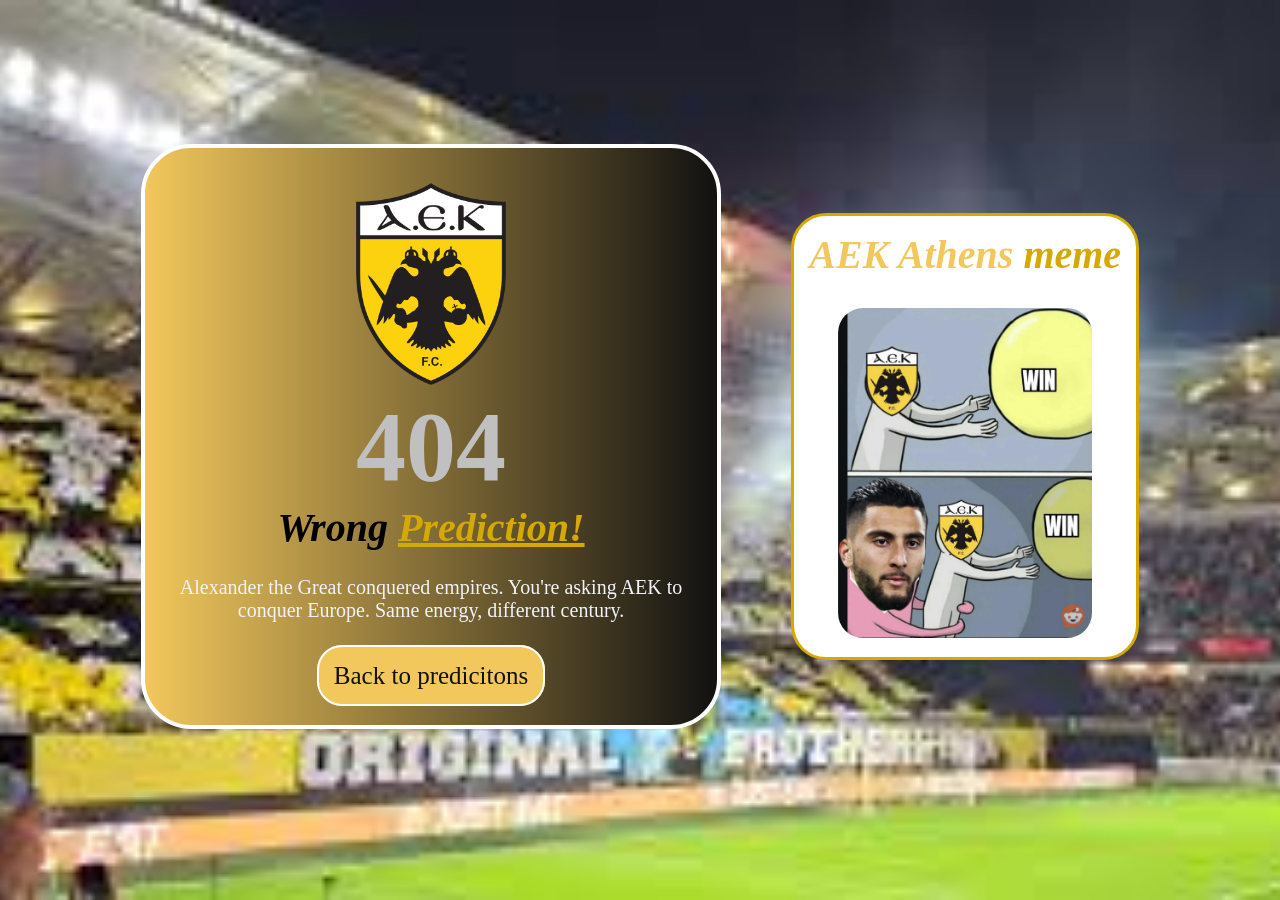
<file: uefa_clubs/AEK_Athena.html>
<!DOCTYPE html>
<html lang="en">
<head>
    <meta charset="UTF-8">
    <meta name="viewport" content="width=device-width, initial-scale=1.0">
    <title>AEK Athena Is Not The Winner</title>
    <link rel="stylesheet" href="club.css">
    <style>
        html{
            background-image: url(../Stadium/AEK\ Athena.jpg);
        }
        .inside{
            background: linear-gradient(90deg, #F2C75C, #111111);
            border-color: #FFFFFF;
        }
        .meme{
            background-color: #FFFFFF;
            border-color: #D5A900;
            color: #D5A900;
        }
        .meme:hover{
            border-color: #111111;
        }
        .inside a{
            background-color: #F2C75C;
            border-color: #FFFFFF;
            color: #111111;
        }
        .inside a:hover{
            background-color: #FFFFFF;
            border-color: #111111;
            color: #111111;
        }

    </style>

</head>
<body>
    <section class="the_main">
        <div class="inside">
            <img src="../club-logo/AEK Athens.webp" alt="AEK Athens Logo">
            <h1>404</h1>
            <h2>Wrong <span style="color: #D5A900; text-decoration: underline;">Prediction!</span></h2>
            <p>Alexander the Great conquered empires. You're asking AEK to <br>conquer Europe. Same energy, different century.</p>
            <a href="../uefaChampionsLeague.html">Back to predicitons</a>
        </div>
        <div class="meme">
            <h1 style="color: #F2C75C;">AEK Athens <span style="color: #D5A900;">meme</span></h1>
            <img src="../club-meme/AEK Athens.webp" alt="AEK Athens">
        </div>
    </section>
</body>
</html>
</file>
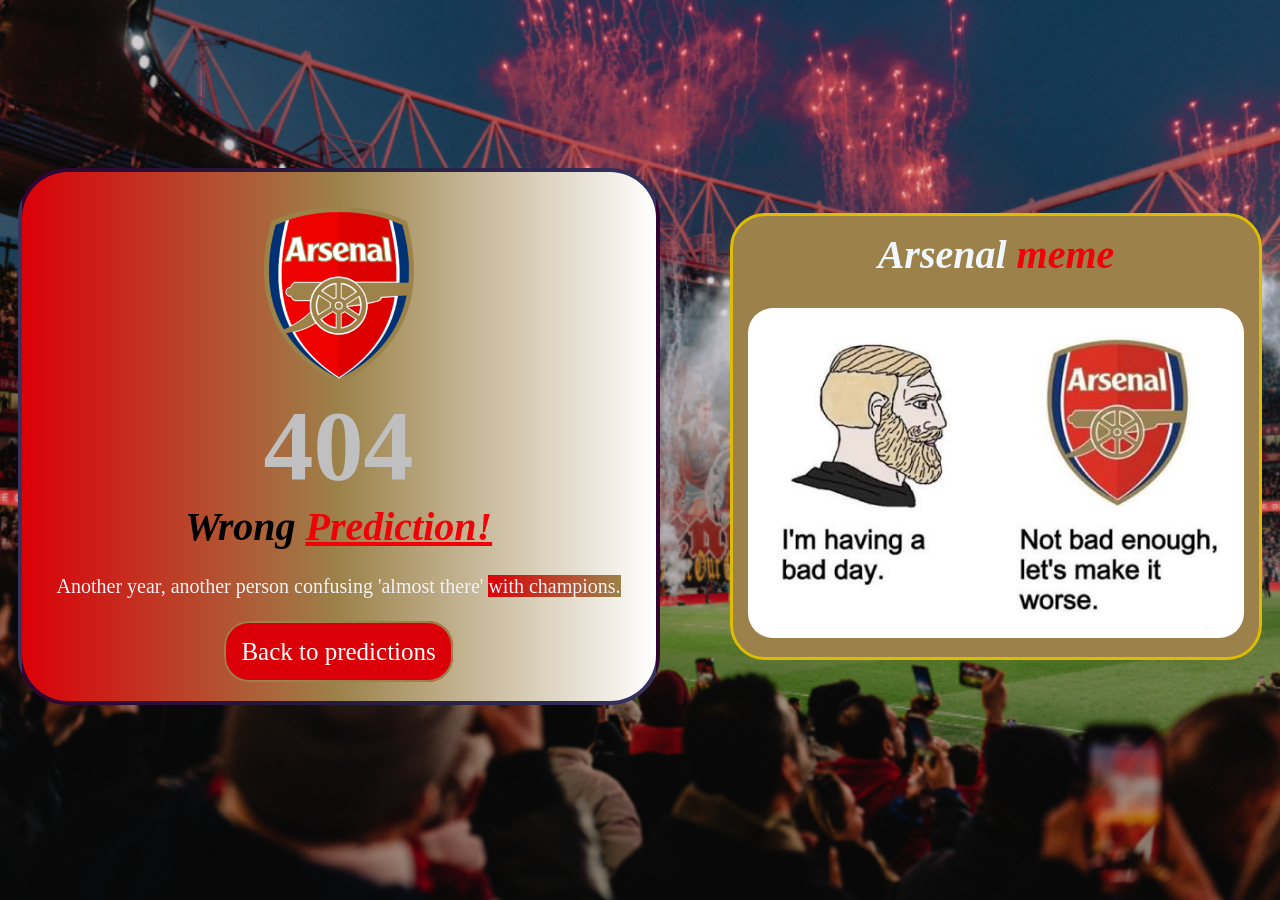
<file: uefa_clubs/Arsenal.html>
<!DOCTYPE html>
<html lang="en">
<head>
    <meta charset="UTF-8">
    <meta name="viewport" content="width=device-width, initial-scale=1.0">
    <title>Arsenal Is Not The Winner</title>
    <link rel="stylesheet" href="club.css">
    <style>
        html{
            background-image: url(../Stadium/Arsenal.webp);
        }
        .inside{
            background: linear-gradient(90deg, #DB0007, #9C824A, #FFFFFF);
        }
        .meme{
            background-color: #9C824A;
            border-color: rgb(221, 188, 1);
        }
        .meme:hover{
            border-color: #FFFFFF;
        }
        .inside a{
            background-color: #DB0007;
            border-color: #9C824A;
            color: #FFFFFF;
        }
        .inside a:hover{
            background-color: #9C824A;
            border-color: #FFFFFF;
            color: #FFFFFF;
        }
    </style>
</head>
<body>
    <section class="the_main">
        <div class="inside">
            <img src="../club-logo/Arsenal.png" alt="Arsenal Logo">
            <h1>404</h1>
            <h2>Wrong <span style="color: #EF0107; text-decoration: underline;">Prediction!</span></h2>
            <p>Another year, another person confusing 'almost there' <span style="background: linear-gradient(90deg, #DB0007,#9C824A);">with champions.</span></p>
            <a href="../uefaChampionsLeague.html">Back to predictions</a>
        </div>
        <div class="meme">
            <h1>Arsenal <span style="color: #EF0107;">meme</span></h1>
            <img src="../club-meme/Arsenal.jpg" alt="Arsenal meme">
        </div>
    </section>    
</body>
</html>
</file>
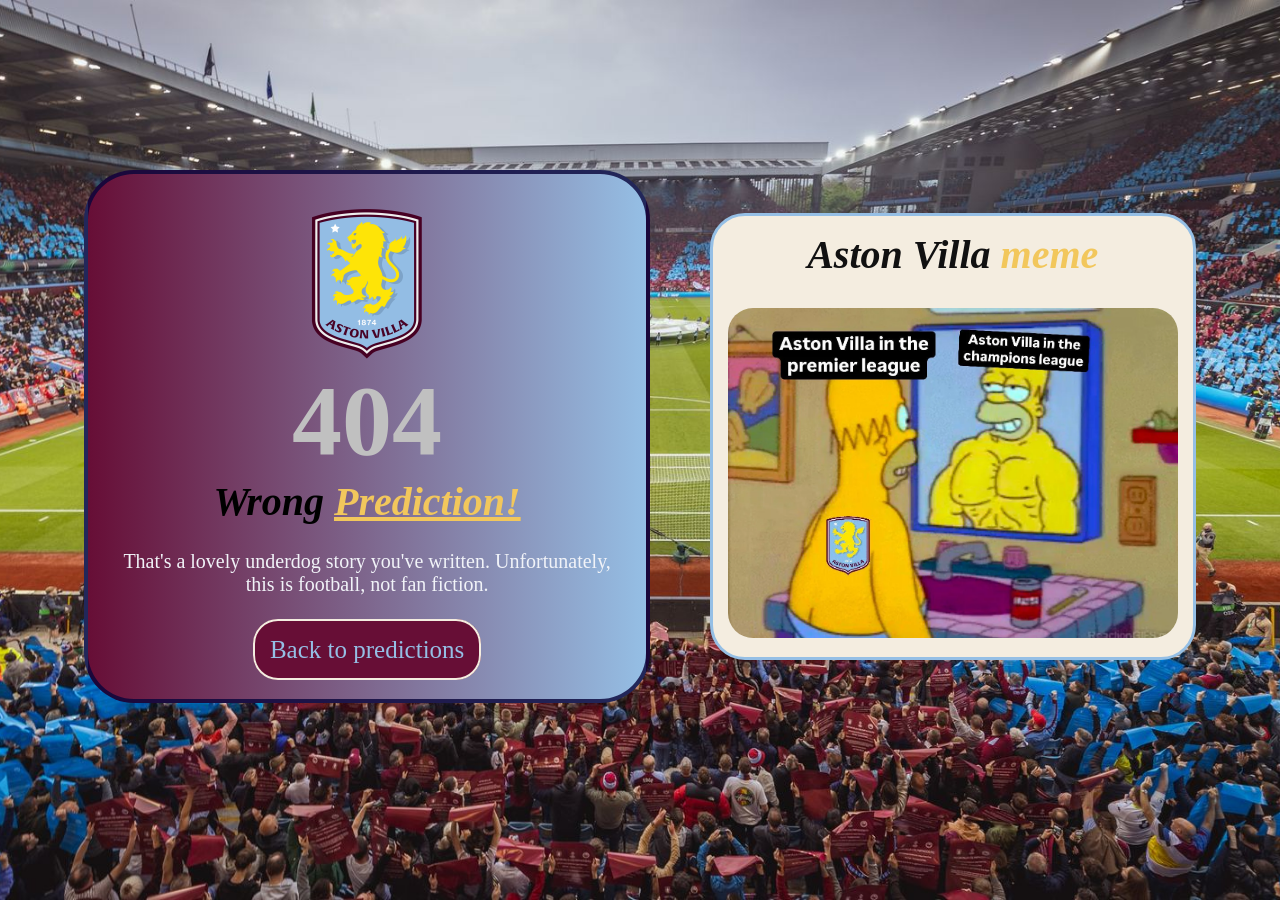
<file: uefa_clubs/Aston_Villa.html>
<!DOCTYPE html>
<html lang="en">
<head>
    <meta charset="UTF-8">
    <meta name="viewport" content="width=device-width, initial-scale=1.0">
    <title>Aston Villa Is Not The Winner</title>
    <link rel="stylesheet" href="club.css">
    <style>
        html{
            background-image: url(../Stadium/Aston\ Villa.jpg);
        }
        .inside{
            background: linear-gradient(90deg, #670E36,#95BFE5);
        }
        .meme{
            background-color: #F4EDE0;
            border-color: #95BFE5;
        }
        .meme:hover{
            border-color: #F2C75C;
        }
        .inside a{
            background-color: #670E36;
            border-color: #F4EDE0;
            color: #95BFE5;
        }
        .inside a:hover{
            background-color: #F4EDE0;
            border-color: #95BFE5;
        }
        .the_main{
            gap: 60px;
        }
    </style>
</head>
<body>
    <section class="the_main">
        <div class="inside">
            <img src="../club-logo/Aston Villa.webp" alt="Aston Villa Logo">
            <h1>404</h1>
            <h2>Wrong <span style="color: #F2C75C; text-decoration: underline;">Prediction!</span></h2>
            <p>That's a lovely underdog story you've written. Unfortunately, <br>this is football, not fan fiction.</p>
            <a href="../uefaChampionsLeague.html">Back to predictions</a>
        </div>
        <div class="meme">
            <h1 style="color: #111111;">Aston Villa <span style="color: #F2C75C;">meme</span></h1>
            <img src="../club-meme/Aston villa.webp" alt="Aston Villa">
        </div>
    </section>
</body>
</html>
</file>
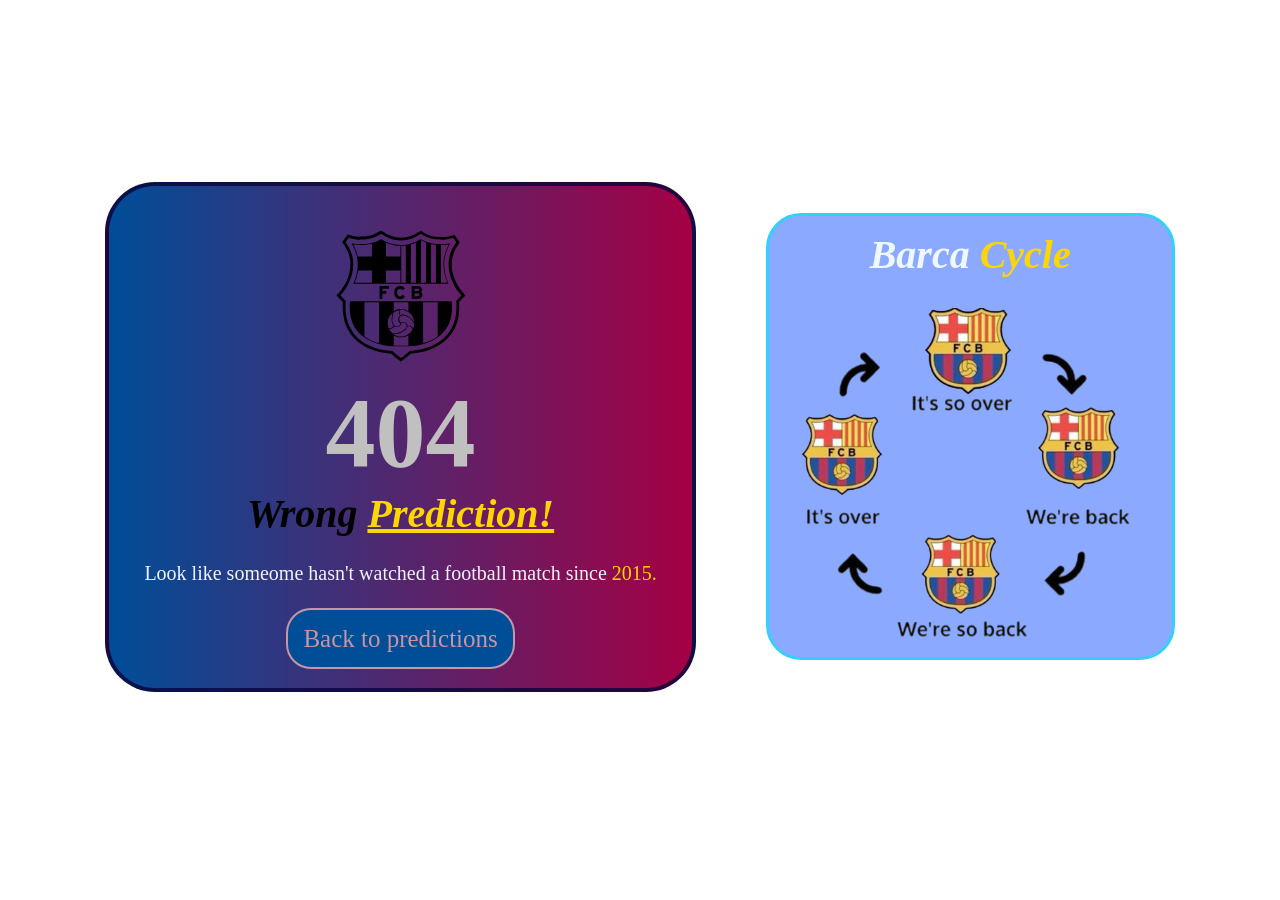
<file: uefa_clubs/Barcelona.html>
<!DOCTYPE html>
<html lang="en">
<head>
    <meta charset="UTF-8">
    <meta name="viewport" content="width=device-width, initial-scale=1.0">
    <title>Barceolna Is Not The Winner</title>
    <link rel="stylesheet" href="club.css">
</head>
<body>
    <section class="the_main">
        <div class="inside">
            <img src="../club-logo/barcelona.svg" alt="Barcelona Logo">
            <h1>404</h1>
            <h2>Wrong <span style="color: gold; text-decoration: underline;">Prediction!</span></h2>
            <p>Look like someome hasn't watched a football match since <span style="color: gold;">2015.</span></p>
            <a href="../uefaChampionsLeague.html">Back to predictions</a>
        </div>
        <div class="meme">
            <h1>Barca <span style="color: gold;">Cycle</span></h1>
            <img src="../club-meme/Barcelona.png" alt="meme for barca">
        </div>
    </section>
</body>
</html>
</file>
<file: style.css>
::selection{
    background: #00B7CD;
    color: #0e0d0c;
}
*{
    margin: 0;
    padding: 0;
}
html{
    scroll-behavior: smooth;
    
}
body{
    font-family: Courier New;
    font-weight: 400;
    background-color: #DF301C;
    color: #FFF1D1;
    
}
header{
    position:fixed;
    top: 0;
    left: 0;
    right: 0;
    z-index: 2;
    padding: 20px 60px;
    display:flex;
    justify-content: space-between;
    align-items: center;
    max-width: 1400px;
    margin: 0 auto;
    transition: all 0.3s ease;
    background: rgba(0, 0, 0, 0.178);
	backdrop-filter: blur(20px);
	-webkit-backdrop-filter: blur(20px);
	border-bottom: 1px solid rgba(255, 255, 255, 0.08);
}
	
.logo{
    width: 30px;
    height: 45px;
    
}
.log{
    display: flex;
	align-items: center;
	gap: 12px;
	text-decoration: none;
}

.logo-text{
    font-family: Rockwell;
    font-size: 1.3rem;
    font-weight: 700;
    color: #00B7CD;
    letter-spacing: -0.5px;
}

.logo-text span{
    color: #FF9100;
}

nav{
    display: flex;
    gap: 8px;

}

nav a{
    color: #FFF1D1;
    text-decoration: none;
    font-size: 1.03rem;
    font-weight: 500;
    padding: 10px 20px;
    border-radius: 12px;
    transition: all 0.3s ease;
}

nav a:hover{
    color: #FF9100;
    background-color: rgba(247, 173, 77, 0.15);
}

.home{
    min-height: 100vh;
    display: flex;
    flex-direction: column;
    justify-content: center;
    align-items: center;
    padding: 140px, 20px, 100px;
    z-index: 1;
    margin-top: 70px;
}

.home h1{
    font-family:'Montserrat Black';
	font-size: clamp(3rem, 10vw, 7rem);
    font-weight: 800;
    margin-bottom: 24px;
    color: #00B7CD;
    padding-top:50px;
}
.home p{
    font-size: 1.2rem;
    color: #FF9100;
    margin-bottom: 60px;
    justify-self: center;
}

.countdown{
    display: flex;
    gap: 16px;
}

.time{
    width: 180px;
    padding: 32px 24px;
    text-align: center;
    background: #00B7CD;
	border: 3px dashed #FF9100;
	border-radius: 50px;
}

.time:hover{
    transform: translateY(-8px);
    border-color: #FFF1D1;
    box-shadow: 0 20px 60px rgba(0, 0, 0, 0.5) ,0 0 40px #FFF1D1; 
}

.cou-num{
    font-size: 3.5rem;
    font-weight: 800;
    font-family:Impact, Haettenschweiler, 'Arial Narrow Bold', sans-serif;
    line-height: 1.2;
}

.labels{
    font-size: 0.8rem;
    font-family: Impact, Haettenschweiler, 'Arial Narrow Bold', sans-serif;
    font-weight: 400;
    text-transform: uppercase;
    letter-spacing: 2px;
}
.cou-col{
    font-family: Impact, Haettenschweiler, 'Arial Narrow Bold', sans-serif;
    font-size: 3rem;
    font-weight: 700;
    align-self: center;
    margin-bottom: 20px;
    animation: blink 2s ease-in-out infinite;
}
.date{
    font-family: Rockwell;
    margin-top: 40px;
    padding: 16px 32px;
    background-color: #FF9100;
    border: 1px solid #FFF1D1;
    border-radius: 100px;
    font-size: 0.9rem;
}

.oval{
    display: inline-flex;
    align-items: center;
    gap: 8px;
    padding: 6px 16px;
    background-color: #FF9100;
    border: 1px solid #0e0d0c;
    border-radius: 100px;
    font-size: 0.75rem;
    font-weight: 600;
    letter-spacing: 2px;
    text-transform: uppercase;
    color: #00B7CD;
    margin-bottom: 24px;
}

.abo-sen{
    font-size: clamp(2.5rem, 5vw, 2rem);
}
.abo{
    max-width: 1200px;
    margin: 0 auto;
    display: grid;
    grid-template-columns: 1fr 1fr;
    gap: 80px;
    align-items: center;
}

.abo-images{
    position: relative;
    display: grid;
    grid-template-columns: 1fr 1fr;
    grid-template-rows: 1fr 1fr;
    gap: 16px;
    height: 450px;
}

.abo-one-img{
    border-radius: 20px;
    overflow: hidden;
    border: 1px solid #a37e4db9;
    position: relative;
    transition: all 0.4s ease;
}

.abo-one-img:hover{
    border-color: #FFF1D1;
    transform: scale(1.05);
}

.abo-one-img img{
    height: 100%;
    width: 100%;
    object-fit: cover;
}

.abo-one-img.img1{
    grid-row: span 2;
}
.abo-one-img.img2{
    grid-column: 2;
}

.abo-con h3{
    font-size: 1.5rem;
    margin-bottom: 24px;
    color: #00B7CD
}
.abo-con p{
    margin-bottom: 20px;

}

.sec-head{
    text-align: center; 
    margin-bottom: 80px;
    margin-top: 46px;
}

.Other{
    background-color: #FF9100;
    margin-top: 50px;
    padding-top: 10px;
    padding-bottom: 10px;
}

.oth-cards{
    max-width: 1200px;
    margin: 0 auto;
    display: grid;
    grid-template-columns: repeat(4, 1fr);
    gap: 24px;
    margin-bottom: 60px;
}

.oth-card{
    position: relative;
    border-radius: 28px;
    overflow: hidden;
    cursor: pointer;
    background-color: #DF301C;
    border: 1px solid #FFF1D1;
}

.oth-card:hover{
    transform: translateY(-12px);
    border-color: #FFF1D1;
    box-shadow: 0 30px 80px rgba(0, 0, 0, 0.5);
}

.oth-card a{
    text-decoration: none;
}

.oth-img{
    width:100%;
    height: 220px;
    overflow: hidden;
    position: relative;
}
.oth-img img{
    width: 100%;
    height: 100%;
    object-fit: cover;
    backface-visibility: hidden;
    -webkit-backface-visibility: hidden;
}

.oth-card:hover .oth-img img{
    transform: scale(1.1);
}
.oth-top{
    position: absolute;
    top: 16px; 
    left: 16px; 
    padding: 16px 16px; 
    backdrop-filter: blur(20px); 
    -webkit-backdrop-filter:blur(20px); 
    border: 1px solid rgba(255, 255, 255, 0.15); 
    border-radius: 12px; 
    z-index: 1; 
    color:antiquewhite; 
    font-size: 0.9rem; 
    font-weight: 600; 
    text-transform: uppercase;
}

.oth-con{
    padding: 28px;
}

.oth-con h3{
    text-decoration: none;
    font-size: 1.4rem;
    font-weight: 700;
    margin-bottom: 12px;
    color: #FFF1D1;
}

.oth-con p{
    text-decoration: none;
    color: #6edeeb;
    font-size: 0.95rem;
    margin-bottom: 20px;
}

.Next{
    display: inline-flex;
    align-items: center;
    gap: 8px;
    padding: 10px 18px;
    background: #FF9100;
    border: 1px solid #d46d61;
    border-radius: 10px;
    color: #FFF1D1;
    font-size: 1.4rem;
    font-weight: 500;
    text-decoration: none;
    font-family:Arial Black;
}
.Next:hover{
    background-color: rgba(49, 112, 185, 0.1);
    border-color: gold;
    color: gold;
}

footer{
    display: flex;
    justify-content: space-between;
    align-items: center;
    padding-top: 25px;
    padding-bottom: 25px;
    margin-right: 50px;
    margin-left: 50px;
}
.foot-a{
    font-size: 25px;
    text-decoration: none;
    color:#6edeeb;
    background-color: #d46d61;
    border-radius: 10px;
    padding: 8px;
}

.foot-a:hover{
    transform: scale(1.1);
    
}

footer img{
    height: 60px;
    width: 40px;
}

@keyframes blink {

	0%,
	100% {
		opacity: 1;
	}

	50% {
		opacity: 0.3;
	}
}
</file>
<file: predictor.css>
body{
    background-color: #030B16;
    color: white;
    font-family:Geneva, Tahoma, sans-serif;
    margin: 0;
}

.home{
    display: flex;
    background-image: url(images/background.jpg);
    justify-content: center;
    padding-left: 35px;
}

body::selection{
    background-color: yellowgreen;
}

.link-box{
    height:70%;
    display: flex;
    justify-content: center;
    align-items: center;
}

.link-box a{
    background-color: yellowgreen;
    font-size: 25px;
    font-family:fantasy;
    text-decoration: none;
    color: white;
    padding: 10px;
    border-radius: 10px;
    
}
.cards{
    display: flex;
}

.card{
    display: flex;
    margin: 15px;
    border-radius: 15px;
    gap: 10px;
    text-decoration: none;
    color: white;
}

.card h3{
    font-size: 20px;
    
}

.img-container{
    align-items: center;
    width: 40%; 
    display: flex; 
    justify-content: center;
}
.img-container img{
    width: 130px;
    height: 130px;
}

.card:hover{
    transform: scale(1.05);
}

.link-box a:hover{
    transform: scale(1.1)
}
</file>
<file: uefa_clubs/club.css>
*{
    box-sizing: border-box;
    margin: 0;
    padding: 0;
}

html{
    background-image: linear-gradient(rgba(7, 8, 59, 0.623)), url(../Stadium/Barcelona.jpg);
    background-repeat: no-repeat;
    background-attachment: fixed;
    background-size: cover;
    background-position: center;
}

html::selection{
    background-color: #A50044;
}

.the_main{
    display: flex;
    justify-content: center;
    align-items: center;
    text-align: center;
    height: 97dvh;
    gap: 70px;
}

.inside{
    width: fit-content;
    font-family: cursive;
    padding: 35px;
    border-radius: 50px;
    background:linear-gradient(90deg,#004D98, #A50044);
    border: 4px solid rgba(9, 5, 59, 0.815);
    box-shadow:white;
}

.inside h1{
    font-size: 100px;
    margin-bottom: -30px;
    color: silver;
}

.inside img{
    width: 150px;
}

.inside img:hover{
    transform: scale(1.1);
}

.inside h2{
    margin-top: 30px;
    font-size: 40px;
    font-style: italic;
    margin-bottom: 25px;
}

.inside p{
    font-size: 20px;
    margin-bottom: 40px;
    color: #F1F3F8;
}

.inside a{
    font-size: 25px;
    color: rgb(201, 148, 163);
    background-color: rgb(0, 77,152);
    padding: 15px;
    margin-top: 500px;
    text-decoration: none;
    border-radius: 25px;
    border: 2px solid ;
    
}

.inside a:hover{
    background-color: rgb(237 187 0); 
    color: black;
    transform: scale(1.05);
}

.meme{
    background-color: rgba(101, 142, 255, 0.75);
    border-radius: 35px;
    padding: 15px;
    border: 3px solid #33cfff;
}

.meme h1{
    font-family: cursive;
    font-size: 40px;
    color: aliceblue;
    font-style: italic;
    margin-bottom: 30px;
}

.meme img{
    height: 330px;
    border-radius: 25px;
}

.meme:hover{
    transform: translateY(-6px);
    border-color: rgb(221, 188, 1);
}
</file>
